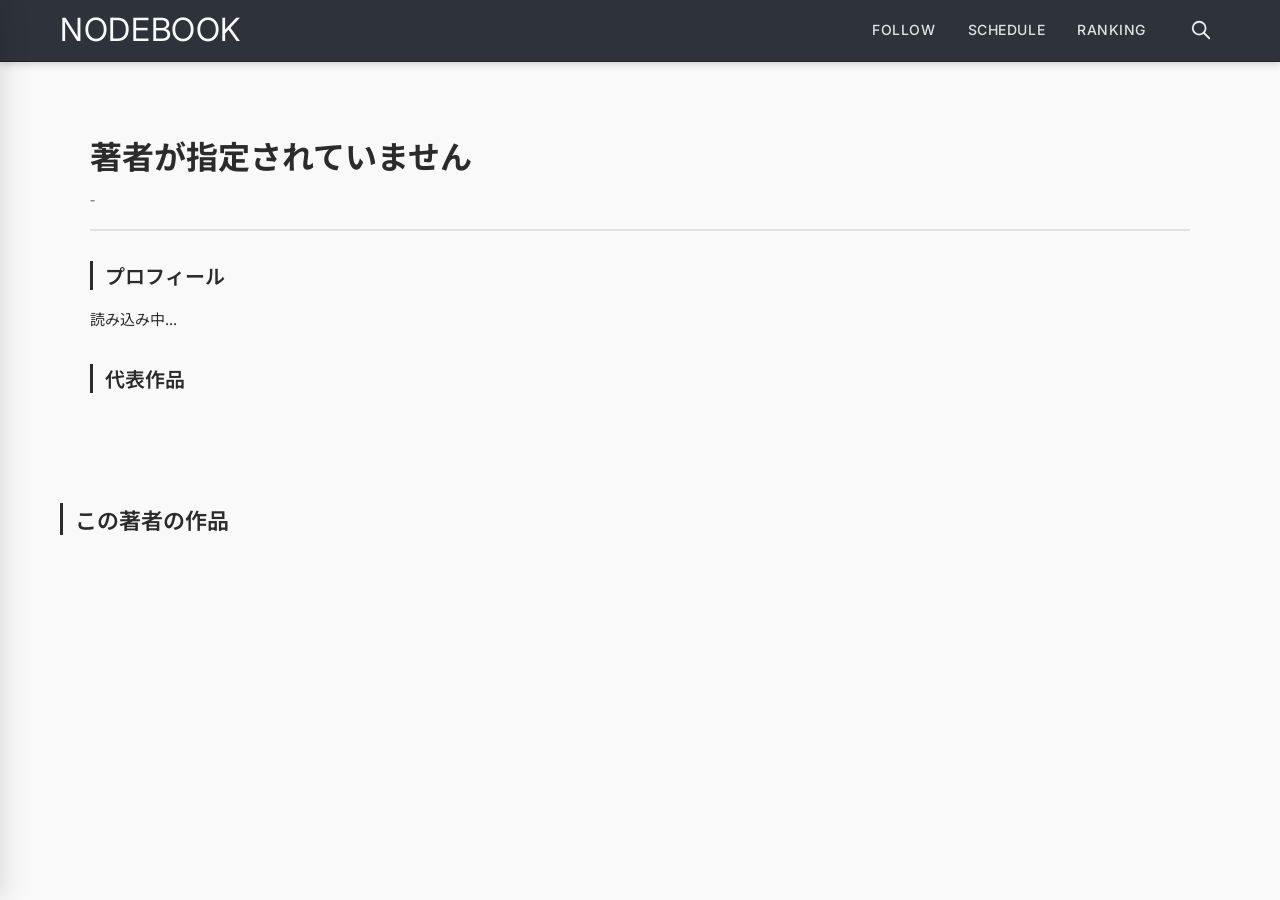
<file: author.html>
<!DOCTYPE html>
<html lang="ja">
<head>
    <meta charset="UTF-8">
    <meta name="viewport" content="width=device-width, initial-scale=1.0">
    <title>著者詳細 - NODEBOOK</title>
    <link rel="icon" type="image/png" href="favicon.png">
    <link rel="manifest" href="/manifest.json">
    <meta name="theme-color" content="#930000">
    <meta name="apple-mobile-web-app-capable" content="yes">
    <meta name="apple-mobile-web-app-status-bar-style" content="default">
    <link rel="apple-touch-icon" href="/apple-touch-icon.png">
    <link rel="preconnect" href="https://fonts.googleapis.com">
    <link rel="preconnect" href="https://fonts.gstatic.com" crossorigin>
    <link href="https://fonts.googleapis.com/css2?family=Poppins:wght@400;600;700&family=Archivo+Black&family=Inter:wght@400;500;600;700&family=Playfair+Display:wght@400;600;700&family=Crimson+Pro:wght@400;600;700&family=Noto+Sans+JP:wght@300;400;500;700&display=swap" rel="stylesheet">
    <link href="https://api.fontshare.com/v2/css?f[]=satoshi@400,500,700&f[]=general-sans@400,500,600,700&display=swap" rel="stylesheet">
    <link rel="stylesheet" href="style.css">
    <link rel="stylesheet" href="author.css">
    <script src="book-data.js"></script>
    <script src="rakuten-adapter.js"></script>
    <script src="author.js"></script>
</head>
<body>
    <div id="splash-screen"><img src="/icon-512.png" alt="NODEBOOK"></div>
    <script>(function(){var s=document.getElementById('splash-screen');var isStandalone=window.navigator.standalone||window.matchMedia('(display-mode: standalone)').matches;if(!isStandalone||sessionStorage.getItem('splashShown')){s.style.display='none';return;}sessionStorage.setItem('splashShown','1');setTimeout(function(){s.classList.add('hidden');setTimeout(function(){s.remove();},400);},1000);})();</script>
    <!-- ヘッダー -->
    <header>
        <div class="header-container">
            <a href="home.html" class="header-logo"><img src="logo.png" alt="Logo" class="header-logo-img"></a>
            <h1><a href="home.html">NODEBOOK</a></h1>
            <nav class="header-nav">
                <a href="follow.html" class="nav-link follow-link"><svg width="13" height="13" viewBox="0 0 24 24" fill="none" stroke="currentColor" stroke-width="2" stroke-linecap="round" stroke-linejoin="round"><path d="M19.5 12.572l-7.5 7.428l-7.5 -7.428a5 5 0 1 1 7.5 -6.566a5 5 0 1 1 7.5 6.572"/></svg>Follow</a>
                <a href="new-releases.html" class="nav-link"><svg width="13" height="13" viewBox="0 0 24 24" fill="none" stroke="currentColor" stroke-width="2" stroke-linecap="round" stroke-linejoin="round"><path d="M4 7a2 2 0 0 1 2 -2h12a2 2 0 0 1 2 2v12a2 2 0 0 1 -2 2h-12a2 2 0 0 1 -2 -2v-12z"/><path d="M16 3v4"/><path d="M8 3v4"/><path d="M4 11h16"/></svg>Schedule</a>
                <a href="ranking.html" class="nav-link"><svg width="13" height="13" viewBox="0 0 24 24" fill="none" stroke="currentColor" stroke-width="2" stroke-linecap="round" stroke-linejoin="round"><path d="M8 21l8 0"/><path d="M12 17l0 4"/><path d="M7 4l10 0"/><path d="M17 4v8a5 5 0 0 1 -10 0v-8"/><path d="M7 8h-3a1 1 0 0 0 -1 1v1a3 3 0 0 0 3 3h1"/><path d="M17 8h3a1 1 0 0 1 1 1v1a3 3 0 0 1 -3 3h-1"/></svg>Ranking</a>
                
            </nav>
            <div class="search-box">
                <input type="text" placeholder="Search novels...">
                <button class="search-icon" aria-label="検索">
                    <svg xmlns="http://www.w3.org/2000/svg" width="20" height="20" viewBox="0 0 24 24" fill="none" stroke="currentColor" stroke-width="2" stroke-linecap="round" stroke-linejoin="round">
                        <path d="M10 10m-7 0a7 7 0 1 0 14 0a7 7 0 1 0 -14 0"></path>
                        <path d="M21 21l-6 -6"></path>
                    </svg>
                </button>
            </div>
            <button class="mobile-menu-btn" id="mobile-menu-btn" aria-label="メニュー">
                <svg width="22" height="22" viewBox="0 0 24 24" fill="none" stroke="currentColor" stroke-width="2" stroke-linecap="round" stroke-linejoin="round"><line x1="3" y1="6" x2="21" y2="6"/><line x1="3" y1="12" x2="21" y2="12"/><line x1="3" y1="18" x2="21" y2="18"/></svg>
            </button>
        </div>
    </header>
    <script>
    (function() {
        function doHeaderSearch() {
            var inp = document.querySelector('.search-box input');
            if (!inp) return;
            var q = inp.value.trim();
            if (q) window.location.href = '/search.html?q=' + encodeURIComponent(q);
        }
        var btn = document.querySelector('.search-box button.search-icon');
        var inp = document.querySelector('.search-box input');
        if (btn) btn.addEventListener('click', doHeaderSearch);
        if (inp) inp.addEventListener('keydown', function(e) { if (e.key === 'Enter') doHeaderSearch(); });
    })();
    </script>
    <!-- モバイルメニュー -->
    <div class="mobile-menu-overlay" id="mobile-menu-overlay"></div>
    <div class="mobile-menu-drawer" id="mobile-menu-drawer">
        <div class="mobile-menu-header">
            <span class="mobile-menu-title">NODEBOOK</span>
            <button class="mobile-menu-close" id="mobile-menu-close">
                <svg width="20" height="20" viewBox="0 0 24 24" fill="none" stroke="currentColor" stroke-width="2" stroke-linecap="round" stroke-linejoin="round"><line x1="18" y1="6" x2="6" y2="18"/><line x1="6" y1="6" x2="18" y2="18"/></svg>
            </button>
        </div>
        <ul class="mobile-menu-list">
            <li><a href="/home.html"><svg width="20" height="20" viewBox="0 0 24 24" fill="none" stroke="currentColor" stroke-width="2" stroke-linecap="round" stroke-linejoin="round"><path d="M5 12l-2 0l9 -9l9 9l-2 0"/><path d="M5 12v7a2 2 0 0 0 2 2h10a2 2 0 0 0 2 -2v-7"/><path d="M9 21v-6a2 2 0 0 1 2 -2h2a2 2 0 0 1 2 2v6"/></svg>Home</a></li>
            <li><a href="/new-releases.html"><svg width="20" height="20" viewBox="0 0 24 24" fill="none" stroke="currentColor" stroke-width="2" stroke-linecap="round" stroke-linejoin="round"><path d="M4 7a2 2 0 0 1 2 -2h12a2 2 0 0 1 2 2v12a2 2 0 0 1 -2 2h-12a2 2 0 0 1 -2 -2v-12z"/><path d="M16 3v4"/><path d="M8 3v4"/><path d="M4 11h16"/></svg>Schedule</a></li>
            <li><a href="/ranking.html"><svg width="20" height="20" viewBox="0 0 24 24" fill="none" stroke="currentColor" stroke-width="2" stroke-linecap="round" stroke-linejoin="round"><path d="M8 21l8 0"/><path d="M12 17l0 4"/><path d="M7 4l10 0"/><path d="M17 4v8a5 5 0 0 1 -10 0v-8"/><path d="M7 8h-3a1 1 0 0 0 -1 1v1a3 3 0 0 0 3 3h1"/><path d="M17 8h3a1 1 0 0 1 1 1v1a3 3 0 0 1 -3 3h-1"/></svg>Ranking</a></li>
            <li><a href="/follow.html"><svg width="20" height="20" viewBox="0 0 24 24" fill="none" stroke="currentColor" stroke-width="2" stroke-linecap="round" stroke-linejoin="round"><path d="M19.5 12.572l-7.5 7.428l-7.5 -7.428a5 5 0 1 1 7.5 -6.566a5 5 0 1 1 7.5 6.572"/></svg>Follow</a></li>
            <li><a href="/scatter.html"><svg width="20" height="20" viewBox="0 0 24 24" fill="none" stroke="currentColor" stroke-width="2" stroke-linecap="round" stroke-linejoin="round"><circle cx="5" cy="5" r="1.5"/><circle cx="19" cy="7" r="1.5"/><circle cx="10" cy="15" r="1.5"/><circle cx="17" cy="17" r="1.5"/><circle cx="7" cy="12" r="1.5"/></svg>Random</a></li>
        </ul>
    </div>
    <script>
    (function() {
        var btn = document.getElementById('mobile-menu-btn');
        var overlay = document.getElementById('mobile-menu-overlay');
        var drawer = document.getElementById('mobile-menu-drawer');
        var close = document.getElementById('mobile-menu-close');
        if (!btn) return;
        function openMenu() { overlay.classList.add('open'); drawer.classList.add('open'); }
        function closeMenu() { overlay.classList.remove('open'); drawer.classList.remove('open'); }
        btn.addEventListener('click', openMenu);

        overlay.addEventListener('click', closeMenu);
        close.addEventListener('click', closeMenu);
        var path = location.pathname;
        drawer.querySelectorAll('a').forEach(function(a) {
            var href = a.getAttribute('href').replace('/', '');
            if (href && path.includes(href.replace('.html', ''))) {
                a.classList.add('active');
            }
        });
    })();
    </script>

    <!-- 著者詳細ページコンテンツ -->
    <main class="author-main">
        <!-- 著者情報セクション -->
        <div class="author-info-section">
            <div class="author-header">
                <h1 id="author-name" class="author-name">読み込み中...</h1>
                <p id="author-description" class="author-description"></p>
                <div class="author-meta">
                    <span id="author-works-count" class="works-count">-</span>
                </div>
            </div>

            <div class="author-profile">
                <h2>プロフィール</h2>
                <p id="author-bio">読み込み中...</p>
            </div>

            <div class="author-representative">
                <h2>代表作品</h2>
                <ul id="representative-works">
                    <!-- JavaScriptで動的に生成 -->
                </ul>
            </div>
        </div>

        <!-- この著者の作品一覧 -->
        <div class="author-works-section">
            <h2 class="section-title">この著者の作品</h2>
            <div id="author-works-grid" class="author-works-grid">
                <!-- JavaScriptで動的に生成 -->
            </div>
        </div>

    </main>
    <!-- ボトムナビ -->
    <nav class="bottom-nav">
        <a href="javascript:history.back()" class="bottom-nav-item" data-page="back">
            <svg width="22" height="22" viewBox="0 0 24 24" fill="none" stroke="currentColor" stroke-width="2" stroke-linecap="round" stroke-linejoin="round"><path d="M15 6l-6 6l6 6"/></svg>
            <span>Back</span>
        </a>
        <a href="/home.html" class="bottom-nav-item" data-page="home">
            <svg width="22" height="22" viewBox="0 0 24 24" fill="none" stroke="currentColor" stroke-width="2" stroke-linecap="round" stroke-linejoin="round"><path d="M5 12l-2 0l9 -9l9 9l-2 0"/><path d="M5 12v7a2 2 0 0 0 2 2h10a2 2 0 0 0 2 -2v-7"/><path d="M9 21v-6a2 2 0 0 1 2 -2h2a2 2 0 0 1 2 2v6"/></svg>
            <span>Home</span>
        </a>
        <a href="/new-releases.html" class="bottom-nav-item" data-page="new-releases">
            <svg width="22" height="22" viewBox="0 0 24 24" fill="none" stroke="currentColor" stroke-width="2" stroke-linecap="round" stroke-linejoin="round"><path d="M4 7a2 2 0 0 1 2 -2h12a2 2 0 0 1 2 2v12a2 2 0 0 1 -2 2h-12a2 2 0 0 1 -2 -2v-12z"/><path d="M16 3v4"/><path d="M8 3v4"/><path d="M4 11h16"/></svg>
            <span>New</span>
        </a>
        <a href="/follow.html" class="bottom-nav-item" data-page="follow">
            <svg width="22" height="22" viewBox="0 0 512 512" fill="currentColor" xmlns="http://www.w3.org/2000/svg"><path d="M222.97 43.094l-17.72 5.937c18.246 54.362 27.075 112.164 24.406 174.47l-.875 20.5 16.032-12.78c47.213-37.597 81.827-86.216 102.282-146.095l-17.688-6.063c-17.04 49.88-44.08 90.906-80.656 124.22.156-56.652-8.915-109.937-25.78-160.188zM53.812 51.22C51.09 160.79 110.03 244.245 208.75 273c2.573-110.1-55.144-193.608-154.938-221.78zm335.156 150.374c-58.436-.03-115.656 25.943-163.5 76.094 90.775 49.848 192.148 32.407 268.217-47.563-34.172-19.135-69.658-28.513-104.718-28.53zM136.936 277.03c-52.45.582-94.1 32.36-116.687 91.25 82.336 33.03 151.56 4.26 182.72-77.374-23.333-9.574-45.51-14.102-66.032-13.875zm81.97 19.47c-37.76 80.056-8.793 149.03 75.343 183.094 37.786-80.46 9.994-149.316-75.344-183.094z"/></svg>
            <span>Follow</span>
        </a>
        <button class="bottom-nav-item bottom-nav-search-btn" id="bottom-search-btn">
            <svg width="22" height="22" viewBox="0 0 24 24" fill="none" stroke="currentColor" stroke-width="2" stroke-linecap="round" stroke-linejoin="round"><circle cx="11" cy="11" r="7"/><path d="M21 21l-4.35-4.35"/></svg>
            <span>Search</span>
        </button>
    </nav>

    <script>
    (function() {
        var path = location.pathname;
        var items = document.querySelectorAll('.bottom-nav-item');
        items.forEach(function(item) {
            var page = item.dataset.page;
            if ((page === 'home' && (path === '/' || path.includes('home'))) ||
                (page === 'new-releases' && path.includes('new-releases')) ||
                (page === 'ranking' && path.includes('ranking')) ||
                (page === 'follow' && path.includes('follow'))) {
                item.classList.add('active');
            }
        });
    })();
    </script>

    <script>
    if ('serviceWorker' in navigator) {
        navigator.serviceWorker.register('/sw.js');
    }
    </script>

    <!-- 検索オーバーレイ -->
    <div class="search-overlay" id="search-overlay">
        <form class="search-overlay-inner" action="/search.html" method="get">
            <input type="search" name="q" class="search-overlay-input" id="search-overlay-input" autocomplete="off" enterkeyhint="search" placeholder="Search novels...">
            <button class="search-overlay-close" id="search-overlay-close" type="button">
                <svg width="20" height="20" viewBox="0 0 24 24" fill="none" stroke="currentColor" stroke-width="2" stroke-linecap="round" stroke-linejoin="round"><line x1="18" y1="6" x2="6" y2="18"/><line x1="6" y1="6" x2="18" y2="18"/></svg>
            </button>
        </form>
    </div>
    <script>
    (function() {
        var searchBtn = document.getElementById('bottom-search-btn');
        var overlay = document.getElementById('search-overlay');
        var input = document.getElementById('search-overlay-input');
        if (!searchBtn || !overlay) return;
        searchBtn.addEventListener('click', function(e) {
            e.stopPropagation();
            overlay.classList.add('open');
            setTimeout(function() { input.focus(); }, 100);
        });
        overlay.addEventListener('click', function(e) {
            e.stopPropagation();
        });
        document.addEventListener('click', function() {
            overlay.classList.remove('open');
        });
        input.addEventListener('keydown', function(e) {
            if (e.key === 'Escape') overlay.classList.remove('open');
        });
    })();
    </script>
    <script src="header-search.js"></script>
    <script>
    (function() {
        var header = document.querySelector("header");
        var lastY = 0;
        window.addEventListener("scroll", function() {
            var y = window.scrollY;
            if (y > lastY && y > 60) {
                header.classList.add("header-hidden");
            } else {
                header.classList.remove("header-hidden");
            }
            lastY = y;
        }, { passive: true });
    })();
    </script>
</body>
</html>
</file>
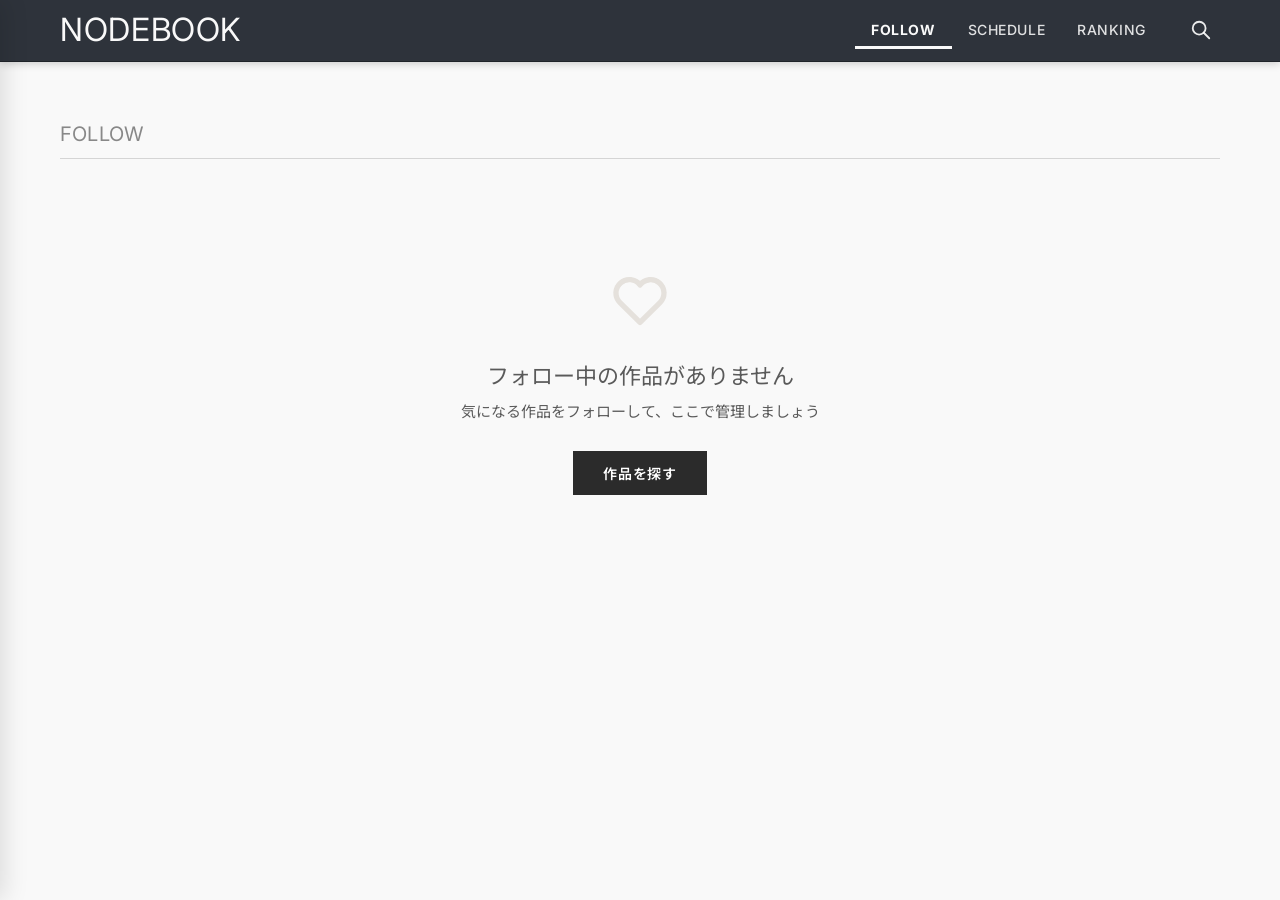
<file: follow.html>
<!DOCTYPE html>
<html lang="ja">
<head>
    <meta charset="UTF-8">
    <meta name="viewport" content="width=device-width, initial-scale=1.0">
    <title>フォロー中 - NODEBOOK</title>
    <link rel="icon" type="image/png" href="favicon.png">
    <link rel="manifest" href="/manifest.json">
    <meta name="theme-color" content="#930000">
    <meta name="apple-mobile-web-app-capable" content="yes">
    <meta name="apple-mobile-web-app-status-bar-style" content="default">
    <link rel="apple-touch-icon" href="/apple-touch-icon.png">
    <link rel="preconnect" href="https://fonts.googleapis.com">
    <link rel="preconnect" href="https://fonts.gstatic.com" crossorigin>
    <link href="https://fonts.googleapis.com/css2?family=Poppins:wght@400;600;700&family=Archivo+Black&family=Inter:wght@400;500;600;700&family=Playfair+Display:wght@400;600;700&family=Crimson+Pro:wght@400;600;700&family=Noto+Sans+JP:wght@300;400;500;700&display=swap" rel="stylesheet">
    <link href="https://api.fontshare.com/v2/css?f[]=satoshi@400,500,700&f[]=general-sans@400,500,600,700&display=swap" rel="stylesheet">
    <link rel="stylesheet" href="style.css">
    <link rel="stylesheet" href="follow.css">
    <script src="book-data.js"></script>
    <script src="rakuten-adapter.js"></script>
    <script src="follow.js"></script>
</head>
<body>
    <div id="splash-screen"><img src="/icon-512.png" alt="NODEBOOK"></div>
    <script>(function(){var s=document.getElementById('splash-screen');var isStandalone=window.navigator.standalone||window.matchMedia('(display-mode: standalone)').matches;if(!isStandalone||sessionStorage.getItem('splashShown')){s.style.display='none';return;}sessionStorage.setItem('splashShown','1');setTimeout(function(){s.classList.add('hidden');setTimeout(function(){s.remove();},400);},1000);})();</script>
    <!-- ヘッダー -->
    <header>
        <div class="header-container">
            <a href="home.html" class="header-logo"><img src="logo.png" alt="Logo" class="header-logo-img"></a>
            <h1><a href="home.html">NODEBOOK</a></h1>
            <nav class="header-nav">
                <a href="follow.html" class="nav-link follow-link"><svg width="13" height="13" viewBox="0 0 24 24" fill="none" stroke="currentColor" stroke-width="2" stroke-linecap="round" stroke-linejoin="round"><path d="M19.5 12.572l-7.5 7.428l-7.5 -7.428a5 5 0 1 1 7.5 -6.566a5 5 0 1 1 7.5 6.572"/></svg>Follow</a>
                <a href="new-releases.html" class="nav-link"><svg width="13" height="13" viewBox="0 0 24 24" fill="none" stroke="currentColor" stroke-width="2" stroke-linecap="round" stroke-linejoin="round"><path d="M4 7a2 2 0 0 1 2 -2h12a2 2 0 0 1 2 2v12a2 2 0 0 1 -2 2h-12a2 2 0 0 1 -2 -2v-12z"/><path d="M16 3v4"/><path d="M8 3v4"/><path d="M4 11h16"/></svg>Schedule</a>
                <a href="ranking.html" class="nav-link"><svg width="13" height="13" viewBox="0 0 24 24" fill="none" stroke="currentColor" stroke-width="2" stroke-linecap="round" stroke-linejoin="round"><path d="M8 21l8 0"/><path d="M12 17l0 4"/><path d="M7 4l10 0"/><path d="M17 4v8a5 5 0 0 1 -10 0v-8"/><path d="M7 8h-3a1 1 0 0 0 -1 1v1a3 3 0 0 0 3 3h1"/><path d="M17 8h3a1 1 0 0 1 1 1v1a3 3 0 0 1 -3 3h-1"/></svg>Ranking</a>
                
            </nav>
            <div class="search-box">
                <input type="text" placeholder="Search novels...">
                <button class="search-icon" aria-label="検索">
                    <svg xmlns="http://www.w3.org/2000/svg" width="20" height="20" viewBox="0 0 24 24" fill="none" stroke="currentColor" stroke-width="2" stroke-linecap="round" stroke-linejoin="round">
                        <path d="M10 10m-7 0a7 7 0 1 0 14 0a7 7 0 1 0 -14 0"></path>
                        <path d="M21 21l-6 -6"></path>
                    </svg>
                </button>
            </div>
            <button class="mobile-menu-btn" id="mobile-menu-btn" aria-label="メニュー">
                <svg width="22" height="22" viewBox="0 0 24 24" fill="none" stroke="currentColor" stroke-width="2" stroke-linecap="round" stroke-linejoin="round"><line x1="3" y1="6" x2="21" y2="6"/><line x1="3" y1="12" x2="21" y2="12"/><line x1="3" y1="18" x2="21" y2="18"/></svg>
            </button>
        </div>
    </header>
    <script>
    (function() {
        function doHeaderSearch() {
            var inp = document.querySelector('.search-box input');
            if (!inp) return;
            var q = inp.value.trim();
            if (q) window.location.href = '/search.html?q=' + encodeURIComponent(q);
        }
        var btn = document.querySelector('.search-box button.search-icon');
        var inp = document.querySelector('.search-box input');
        if (btn) btn.addEventListener('click', doHeaderSearch);
        if (inp) inp.addEventListener('keydown', function(e) { if (e.key === 'Enter') doHeaderSearch(); });
    })();
    </script>
    <!-- モバイルメニュー -->
    <div class="mobile-menu-overlay" id="mobile-menu-overlay"></div>
    <div class="mobile-menu-drawer" id="mobile-menu-drawer">
        <div class="mobile-menu-header">
            <span class="mobile-menu-title">NODEBOOK</span>
            <button class="mobile-menu-close" id="mobile-menu-close">
                <svg width="20" height="20" viewBox="0 0 24 24" fill="none" stroke="currentColor" stroke-width="2" stroke-linecap="round" stroke-linejoin="round"><line x1="18" y1="6" x2="6" y2="18"/><line x1="6" y1="6" x2="18" y2="18"/></svg>
            </button>
        </div>
        <ul class="mobile-menu-list">
            <li><a href="/home.html"><svg width="20" height="20" viewBox="0 0 24 24" fill="none" stroke="currentColor" stroke-width="2" stroke-linecap="round" stroke-linejoin="round"><path d="M5 12l-2 0l9 -9l9 9l-2 0"/><path d="M5 12v7a2 2 0 0 0 2 2h10a2 2 0 0 0 2 -2v-7"/><path d="M9 21v-6a2 2 0 0 1 2 -2h2a2 2 0 0 1 2 2v6"/></svg>Home</a></li>
            <li><a href="/new-releases.html"><svg width="20" height="20" viewBox="0 0 24 24" fill="none" stroke="currentColor" stroke-width="2" stroke-linecap="round" stroke-linejoin="round"><path d="M4 7a2 2 0 0 1 2 -2h12a2 2 0 0 1 2 2v12a2 2 0 0 1 -2 2h-12a2 2 0 0 1 -2 -2v-12z"/><path d="M16 3v4"/><path d="M8 3v4"/><path d="M4 11h16"/></svg>Schedule</a></li>
            <li><a href="/ranking.html"><svg width="20" height="20" viewBox="0 0 24 24" fill="none" stroke="currentColor" stroke-width="2" stroke-linecap="round" stroke-linejoin="round"><path d="M8 21l8 0"/><path d="M12 17l0 4"/><path d="M7 4l10 0"/><path d="M17 4v8a5 5 0 0 1 -10 0v-8"/><path d="M7 8h-3a1 1 0 0 0 -1 1v1a3 3 0 0 0 3 3h1"/><path d="M17 8h3a1 1 0 0 1 1 1v1a3 3 0 0 1 -3 3h-1"/></svg>Ranking</a></li>
            <li><a href="/follow.html"><svg width="20" height="20" viewBox="0 0 24 24" fill="none" stroke="currentColor" stroke-width="2" stroke-linecap="round" stroke-linejoin="round"><path d="M19.5 12.572l-7.5 7.428l-7.5 -7.428a5 5 0 1 1 7.5 -6.566a5 5 0 1 1 7.5 6.572"/></svg>Follow</a></li>
            <li><a href="/scatter.html"><svg width="20" height="20" viewBox="0 0 24 24" fill="none" stroke="currentColor" stroke-width="2" stroke-linecap="round" stroke-linejoin="round"><circle cx="5" cy="5" r="1.5"/><circle cx="19" cy="7" r="1.5"/><circle cx="10" cy="15" r="1.5"/><circle cx="17" cy="17" r="1.5"/><circle cx="7" cy="12" r="1.5"/></svg>Random</a></li>
        </ul>
    </div>
    <script>
    (function() {
        var btn = document.getElementById('mobile-menu-btn');
        var overlay = document.getElementById('mobile-menu-overlay');
        var drawer = document.getElementById('mobile-menu-drawer');
        var close = document.getElementById('mobile-menu-close');
        if (!btn) return;
        function openMenu() { overlay.classList.add('open'); drawer.classList.add('open'); }
        function closeMenu() { overlay.classList.remove('open'); drawer.classList.remove('open'); }
        btn.addEventListener('click', openMenu);

        overlay.addEventListener('click', closeMenu);
        close.addEventListener('click', closeMenu);
        var path = location.pathname;
        drawer.querySelectorAll('a').forEach(function(a) {
            var href = a.getAttribute('href').replace('/', '');
            if (href && path.includes(href.replace('.html', ''))) {
                a.classList.add('active');
            }
        });
    })();
    </script>

    <!-- フォローページコンテンツ -->
    <main class="follow-main">
        <div class="page-header">
            <h1>Follow</h1>
        </div>

        <div id="followed-book-grid" class="followed-book-grid book-grid">
            <!-- JavaScriptで動的に生成 -->
        </div>

        <div id="empty-message" class="empty-message" style="display: none;">
            <svg xmlns="http://www.w3.org/2000/svg" width="64" height="64" viewBox="0 0 24 24" fill="none" stroke="currentColor" stroke-width="2" stroke-linecap="round" stroke-linejoin="round">
                <path d="M19.5 12.572l-7.5 7.428l-7.5 -7.428a5 5 0 1 1 7.5 -6.566a5 5 0 1 1 7.5 6.572"></path>
            </svg>
            <h2>フォロー中の作品がありません</h2>
            <p>気になる作品をフォローして、ここで管理しましょう</p>
            <a href="home.html" class="browse-button">作品を探す</a>
        </div>

    </main>
    <!-- ボトムナビ -->
    <nav class="bottom-nav">
        <a href="javascript:history.back()" class="bottom-nav-item" data-page="back">
            <svg width="22" height="22" viewBox="0 0 24 24" fill="none" stroke="currentColor" stroke-width="2" stroke-linecap="round" stroke-linejoin="round"><path d="M15 6l-6 6l6 6"/></svg>
            <span>Back</span>
        </a>
        <a href="/home.html" class="bottom-nav-item" data-page="home">
            <svg width="22" height="22" viewBox="0 0 24 24" fill="none" stroke="currentColor" stroke-width="2" stroke-linecap="round" stroke-linejoin="round"><path d="M5 12l-2 0l9 -9l9 9l-2 0"/><path d="M5 12v7a2 2 0 0 0 2 2h10a2 2 0 0 0 2 -2v-7"/><path d="M9 21v-6a2 2 0 0 1 2 -2h2a2 2 0 0 1 2 2v6"/></svg>
            <span>Home</span>
        </a>
        <a href="/new-releases.html" class="bottom-nav-item" data-page="new-releases">
            <svg width="22" height="22" viewBox="0 0 24 24" fill="none" stroke="currentColor" stroke-width="2" stroke-linecap="round" stroke-linejoin="round"><path d="M4 7a2 2 0 0 1 2 -2h12a2 2 0 0 1 2 2v12a2 2 0 0 1 -2 2h-12a2 2 0 0 1 -2 -2v-12z"/><path d="M16 3v4"/><path d="M8 3v4"/><path d="M4 11h16"/></svg>
            <span>New</span>
        </a>
        <a href="/follow.html" class="bottom-nav-item" data-page="follow">
            <svg width="22" height="22" viewBox="0 0 512 512" fill="currentColor" xmlns="http://www.w3.org/2000/svg"><path d="M222.97 43.094l-17.72 5.937c18.246 54.362 27.075 112.164 24.406 174.47l-.875 20.5 16.032-12.78c47.213-37.597 81.827-86.216 102.282-146.095l-17.688-6.063c-17.04 49.88-44.08 90.906-80.656 124.22.156-56.652-8.915-109.937-25.78-160.188zM53.812 51.22C51.09 160.79 110.03 244.245 208.75 273c2.573-110.1-55.144-193.608-154.938-221.78zm335.156 150.374c-58.436-.03-115.656 25.943-163.5 76.094 90.775 49.848 192.148 32.407 268.217-47.563-34.172-19.135-69.658-28.513-104.718-28.53zM136.936 277.03c-52.45.582-94.1 32.36-116.687 91.25 82.336 33.03 151.56 4.26 182.72-77.374-23.333-9.574-45.51-14.102-66.032-13.875zm81.97 19.47c-37.76 80.056-8.793 149.03 75.343 183.094 37.786-80.46 9.994-149.316-75.344-183.094z"/></svg>
            <span>Follow</span>
        </a>
        <button class="bottom-nav-item bottom-nav-search-btn" id="bottom-search-btn">
            <svg width="22" height="22" viewBox="0 0 24 24" fill="none" stroke="currentColor" stroke-width="2" stroke-linecap="round" stroke-linejoin="round"><circle cx="11" cy="11" r="7"/><path d="M21 21l-4.35-4.35"/></svg>
            <span>Search</span>
        </button>
    </nav>

    <script>
    (function() {
        var path = location.pathname;
        var items = document.querySelectorAll('.bottom-nav-item');
        items.forEach(function(item) {
            var page = item.dataset.page;
            if ((page === 'home' && (path === '/' || path.includes('home'))) ||
                (page === 'new-releases' && path.includes('new-releases')) ||
                (page === 'ranking' && path.includes('ranking')) ||
                (page === 'follow' && path.includes('follow'))) {
                item.classList.add('active');
            }
        });
    })();
    </script>

    <script>
    if ('serviceWorker' in navigator) {
        navigator.serviceWorker.register('/sw.js');
    }
    </script>

    <!-- 検索オーバーレイ -->
    <div class="search-overlay" id="search-overlay">
        <form class="search-overlay-inner" action="/search.html" method="get">
            <input type="search" name="q" class="search-overlay-input" id="search-overlay-input" autocomplete="off" enterkeyhint="search" placeholder="Search novels...">
            <button class="search-overlay-close" id="search-overlay-close" type="button">
                <svg width="20" height="20" viewBox="0 0 24 24" fill="none" stroke="currentColor" stroke-width="2" stroke-linecap="round" stroke-linejoin="round"><line x1="18" y1="6" x2="6" y2="18"/><line x1="6" y1="6" x2="18" y2="18"/></svg>
            </button>
        </form>
    </div>
    <script>
    (function() {
        var searchBtn = document.getElementById('bottom-search-btn');
        var overlay = document.getElementById('search-overlay');
        var input = document.getElementById('search-overlay-input');
        if (!searchBtn || !overlay) return;
        searchBtn.addEventListener('click', function(e) {
            e.stopPropagation();
            overlay.classList.add('open');
            setTimeout(function() { input.focus(); }, 100);
        });
        overlay.addEventListener('click', function(e) {
            e.stopPropagation();
        });
        document.addEventListener('click', function() {
            overlay.classList.remove('open');
        });
        input.addEventListener('keydown', function(e) {
            if (e.key === 'Escape') overlay.classList.remove('open');
        });
    })();
    </script>
    <script src="header-search.js"></script>
    <script>
    (function() {
        var header = document.querySelector("header");
        var lastY = 0;
        window.addEventListener("scroll", function() {
            var y = window.scrollY;
            if (y > lastY && y > 60) {
                header.classList.add("header-hidden");
            } else {
                header.classList.remove("header-hidden");
            }
            lastY = y;
        }, { passive: true });
    })();
    </script>
</body>
</html>
</file>
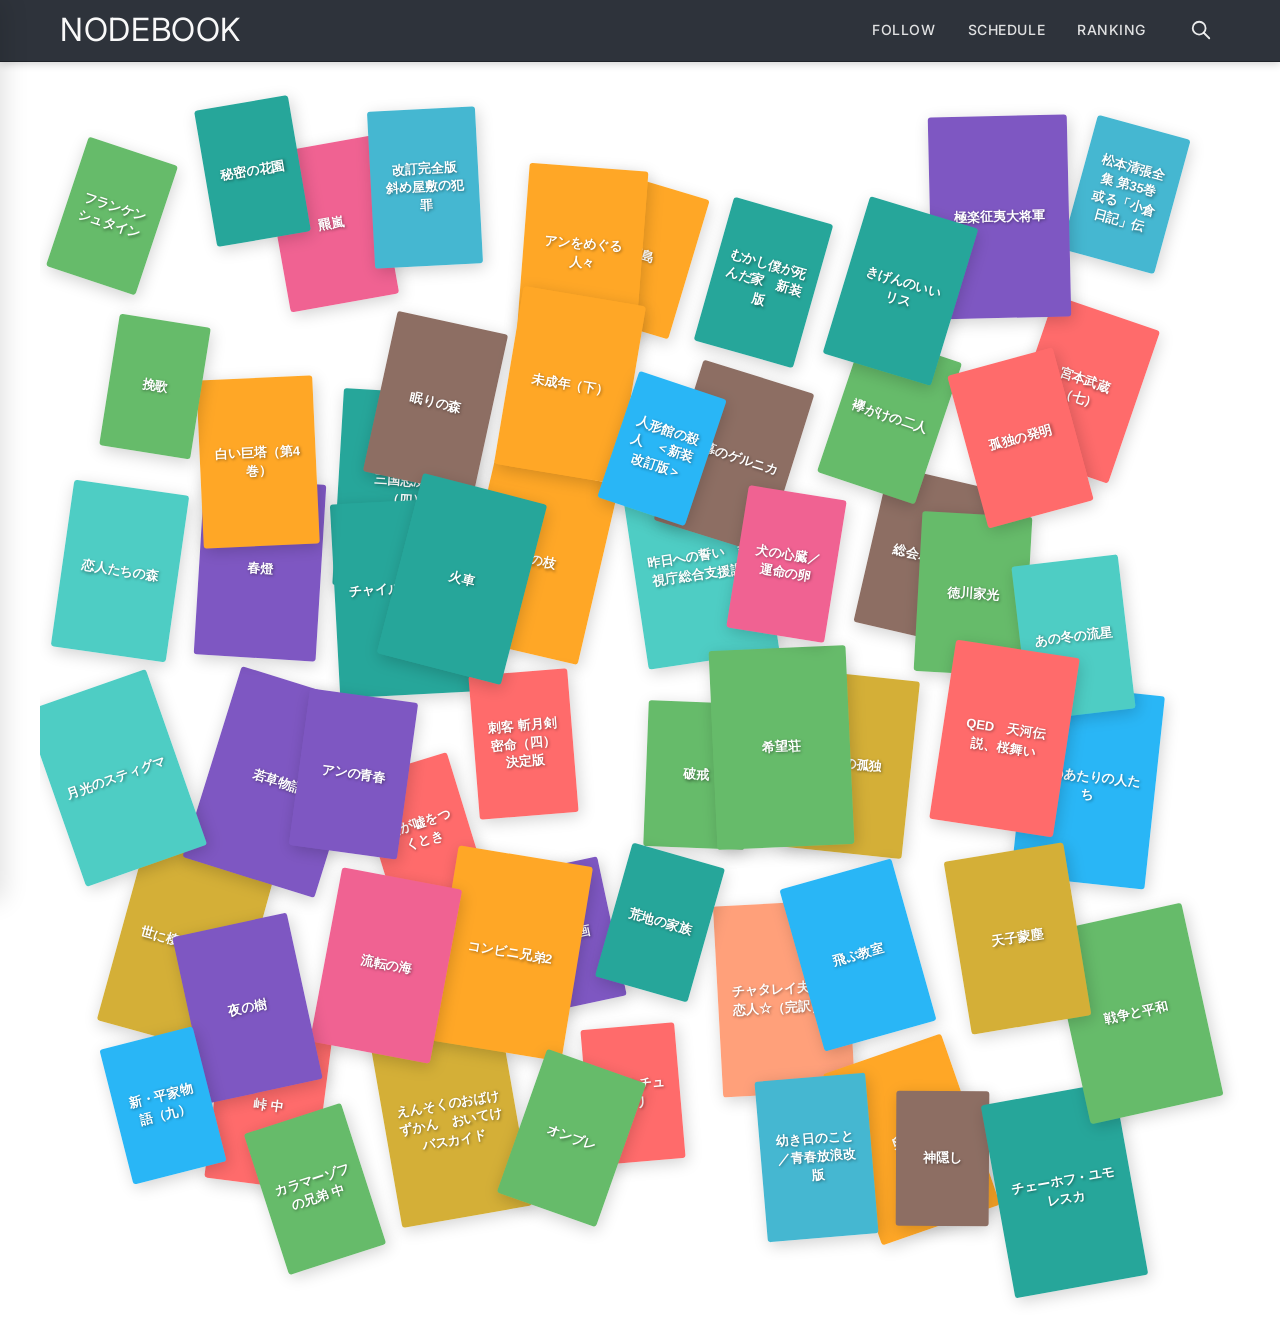
<file: scatter.html>
<!DOCTYPE html>
<html lang="ja">
<head>
    <meta charset="UTF-8">
    <meta name="viewport" content="width=device-width, initial-scale=1.0">
    <title>Book Scatter - NODEBOOK</title>
    <link rel="icon" type="image/png" href="favicon.png">
    <link rel="manifest" href="/manifest.json">
    <meta name="theme-color" content="#930000">
    <meta name="apple-mobile-web-app-capable" content="yes">
    <meta name="apple-mobile-web-app-status-bar-style" content="default">
    <link rel="apple-touch-icon" href="/apple-touch-icon.png">
    <link rel="preconnect" href="https://fonts.googleapis.com">
    <link rel="preconnect" href="https://fonts.gstatic.com" crossorigin>
    <link href="https://fonts.googleapis.com/css2?family=Poppins:wght@400;600;700&family=Archivo+Black&family=Inter:wght@400;500;600;700&family=Playfair+Display:wght@400;600;700&family=Crimson+Pro:wght@400;600;700&family=Noto+Sans+JP:wght@300;400;500;700&display=swap" rel="stylesheet">
    <link href="https://api.fontshare.com/v2/css?f[]=satoshi@400,500,700&f[]=general-sans@400,500,600,700&display=swap" rel="stylesheet">
    <link rel="stylesheet" href="style.css">
    <link rel="stylesheet" href="scatter.css">
    <script src="rakuten-adapter.js"></script>
</head>
<body>
    <div id="splash-screen"><img src="/icon-512.png" alt="NODEBOOK"></div>
    <script>(function(){var s=document.getElementById('splash-screen');var isStandalone=window.navigator.standalone||window.matchMedia('(display-mode: standalone)').matches;if(!isStandalone||sessionStorage.getItem('splashShown')){s.style.display='none';return;}sessionStorage.setItem('splashShown','1');setTimeout(function(){s.classList.add('hidden');setTimeout(function(){s.remove();},400);},1000);})();</script>
    <!-- ヘッダー -->
    <header>
        <div class="header-container">
            <a href="home.html" class="header-logo"><img src="logo.png" alt="Logo" class="header-logo-img"></a>
            <h1><a href="home.html">NODEBOOK</a></h1>
            <nav class="header-nav">
                <a href="follow.html" class="nav-link follow-link"><svg width="13" height="13" viewBox="0 0 24 24" fill="none" stroke="currentColor" stroke-width="2" stroke-linecap="round" stroke-linejoin="round"><path d="M19.5 12.572l-7.5 7.428l-7.5 -7.428a5 5 0 1 1 7.5 -6.566a5 5 0 1 1 7.5 6.572"/></svg>Follow</a>
                <a href="new-releases.html" class="nav-link"><svg width="13" height="13" viewBox="0 0 24 24" fill="none" stroke="currentColor" stroke-width="2" stroke-linecap="round" stroke-linejoin="round"><path d="M4 7a2 2 0 0 1 2 -2h12a2 2 0 0 1 2 2v12a2 2 0 0 1 -2 2h-12a2 2 0 0 1 -2 -2v-12z"/><path d="M16 3v4"/><path d="M8 3v4"/><path d="M4 11h16"/></svg>Schedule</a>
                <a href="ranking.html" class="nav-link"><svg width="13" height="13" viewBox="0 0 24 24" fill="none" stroke="currentColor" stroke-width="2" stroke-linecap="round" stroke-linejoin="round"><path d="M8 21l8 0"/><path d="M12 17l0 4"/><path d="M7 4l10 0"/><path d="M17 4v8a5 5 0 0 1 -10 0v-8"/><path d="M7 8h-3a1 1 0 0 0 -1 1v1a3 3 0 0 0 3 3h1"/><path d="M17 8h3a1 1 0 0 1 1 1v1a3 3 0 0 1 -3 3h-1"/></svg>Ranking</a>
                
            </nav>
            <div class="search-box">
                <input type="text" placeholder="Search novels...">
                <button class="search-icon" aria-label="検索">
                    <svg xmlns="http://www.w3.org/2000/svg" width="20" height="20" viewBox="0 0 24 24" fill="none" stroke="currentColor" stroke-width="2" stroke-linecap="round" stroke-linejoin="round">
                        <path d="M10 10m-7 0a7 7 0 1 0 14 0a7 7 0 1 0 -14 0"></path>
                        <path d="M21 21l-6 -6"></path>
                    </svg>
                </button>
            </div>
            <button class="mobile-menu-btn" id="mobile-menu-btn" aria-label="メニュー">
                <svg width="22" height="22" viewBox="0 0 24 24" fill="none" stroke="currentColor" stroke-width="2" stroke-linecap="round" stroke-linejoin="round"><line x1="3" y1="6" x2="21" y2="6"/><line x1="3" y1="12" x2="21" y2="12"/><line x1="3" y1="18" x2="21" y2="18"/></svg>
            </button>
        </div>
    </header>
    <script>
    (function() {
        function doHeaderSearch() {
            var inp = document.querySelector('.search-box input');
            if (!inp) return;
            var q = inp.value.trim();
            if (q) window.location.href = '/search.html?q=' + encodeURIComponent(q);
        }
        var btn = document.querySelector('.search-box button.search-icon');
        var inp = document.querySelector('.search-box input');
        if (btn) btn.addEventListener('click', doHeaderSearch);
        if (inp) inp.addEventListener('keydown', function(e) { if (e.key === 'Enter') doHeaderSearch(); });
    })();
    </script>
    <!-- モバイルメニュー -->
    <div class="mobile-menu-overlay" id="mobile-menu-overlay"></div>
    <div class="mobile-menu-drawer" id="mobile-menu-drawer">
        <div class="mobile-menu-header">
            <span class="mobile-menu-title">NODEBOOK</span>
            <button class="mobile-menu-close" id="mobile-menu-close">
                <svg width="20" height="20" viewBox="0 0 24 24" fill="none" stroke="currentColor" stroke-width="2" stroke-linecap="round" stroke-linejoin="round"><line x1="18" y1="6" x2="6" y2="18"/><line x1="6" y1="6" x2="18" y2="18"/></svg>
            </button>
        </div>
        <ul class="mobile-menu-list">
            <li><a href="/home.html"><svg width="20" height="20" viewBox="0 0 24 24" fill="none" stroke="currentColor" stroke-width="2" stroke-linecap="round" stroke-linejoin="round"><path d="M5 12l-2 0l9 -9l9 9l-2 0"/><path d="M5 12v7a2 2 0 0 0 2 2h10a2 2 0 0 0 2 -2v-7"/><path d="M9 21v-6a2 2 0 0 1 2 -2h2a2 2 0 0 1 2 2v6"/></svg>Home</a></li>
            <li><a href="/new-releases.html"><svg width="20" height="20" viewBox="0 0 24 24" fill="none" stroke="currentColor" stroke-width="2" stroke-linecap="round" stroke-linejoin="round"><path d="M4 7a2 2 0 0 1 2 -2h12a2 2 0 0 1 2 2v12a2 2 0 0 1 -2 2h-12a2 2 0 0 1 -2 -2v-12z"/><path d="M16 3v4"/><path d="M8 3v4"/><path d="M4 11h16"/></svg>Schedule</a></li>
            <li><a href="/ranking.html"><svg width="20" height="20" viewBox="0 0 24 24" fill="none" stroke="currentColor" stroke-width="2" stroke-linecap="round" stroke-linejoin="round"><path d="M8 21l8 0"/><path d="M12 17l0 4"/><path d="M7 4l10 0"/><path d="M17 4v8a5 5 0 0 1 -10 0v-8"/><path d="M7 8h-3a1 1 0 0 0 -1 1v1a3 3 0 0 0 3 3h1"/><path d="M17 8h3a1 1 0 0 1 1 1v1a3 3 0 0 1 -3 3h-1"/></svg>Ranking</a></li>
            <li><a href="/follow.html"><svg width="20" height="20" viewBox="0 0 24 24" fill="none" stroke="currentColor" stroke-width="2" stroke-linecap="round" stroke-linejoin="round"><path d="M19.5 12.572l-7.5 7.428l-7.5 -7.428a5 5 0 1 1 7.5 -6.566a5 5 0 1 1 7.5 6.572"/></svg>Follow</a></li>
            <li><a href="/scatter.html"><svg width="20" height="20" viewBox="0 0 24 24" fill="none" stroke="currentColor" stroke-width="2" stroke-linecap="round" stroke-linejoin="round"><circle cx="5" cy="5" r="1.5"/><circle cx="19" cy="7" r="1.5"/><circle cx="10" cy="15" r="1.5"/><circle cx="17" cy="17" r="1.5"/><circle cx="7" cy="12" r="1.5"/></svg>Random</a></li>
        </ul>
    </div>
    <script>
    (function() {
        var btn = document.getElementById('mobile-menu-btn');
        var overlay = document.getElementById('mobile-menu-overlay');
        var drawer = document.getElementById('mobile-menu-drawer');
        var close = document.getElementById('mobile-menu-close');
        if (!btn) return;
        function openMenu() { overlay.classList.add('open'); drawer.classList.add('open'); }
        function closeMenu() { overlay.classList.remove('open'); drawer.classList.remove('open'); }
        btn.addEventListener('click', openMenu);

        overlay.addEventListener('click', closeMenu);
        close.addEventListener('click', closeMenu);
        var path = location.pathname;
        drawer.querySelectorAll('a').forEach(function(a) {
            var href = a.getAttribute('href').replace('/', '');
            if (href && path.includes(href.replace('.html', ''))) {
                a.classList.add('active');
            }
        });
    })();
    </script>

    <div id="scatter-container"></div>

    <!-- ボトムナビ -->
    <nav class="bottom-nav">
        <a href="javascript:history.back()" class="bottom-nav-item" data-page="back">
            <svg width="22" height="22" viewBox="0 0 24 24" fill="none" stroke="currentColor" stroke-width="2" stroke-linecap="round" stroke-linejoin="round"><path d="M15 6l-6 6l6 6"/></svg>
            <span>Back</span>
        </a>
        <a href="/home.html" class="bottom-nav-item" data-page="home">
            <svg width="22" height="22" viewBox="0 0 24 24" fill="none" stroke="currentColor" stroke-width="2" stroke-linecap="round" stroke-linejoin="round"><path d="M5 12l-2 0l9 -9l9 9l-2 0"/><path d="M5 12v7a2 2 0 0 0 2 2h10a2 2 0 0 0 2 -2v-7"/><path d="M9 21v-6a2 2 0 0 1 2 -2h2a2 2 0 0 1 2 2v6"/></svg>
            <span>Home</span>
        </a>
        <a href="/new-releases.html" class="bottom-nav-item" data-page="new-releases">
            <svg width="22" height="22" viewBox="0 0 24 24" fill="none" stroke="currentColor" stroke-width="2" stroke-linecap="round" stroke-linejoin="round"><path d="M4 7a2 2 0 0 1 2 -2h12a2 2 0 0 1 2 2v12a2 2 0 0 1 -2 2h-12a2 2 0 0 1 -2 -2v-12z"/><path d="M16 3v4"/><path d="M8 3v4"/><path d="M4 11h16"/></svg>
            <span>New</span>
        </a>
        <a href="/follow.html" class="bottom-nav-item" data-page="follow">
            <svg width="22" height="22" viewBox="0 0 512 512" fill="currentColor" xmlns="http://www.w3.org/2000/svg"><path d="M222.97 43.094l-17.72 5.937c18.246 54.362 27.075 112.164 24.406 174.47l-.875 20.5 16.032-12.78c47.213-37.597 81.827-86.216 102.282-146.095l-17.688-6.063c-17.04 49.88-44.08 90.906-80.656 124.22.156-56.652-8.915-109.937-25.78-160.188zM53.812 51.22C51.09 160.79 110.03 244.245 208.75 273c2.573-110.1-55.144-193.608-154.938-221.78zm335.156 150.374c-58.436-.03-115.656 25.943-163.5 76.094 90.775 49.848 192.148 32.407 268.217-47.563-34.172-19.135-69.658-28.513-104.718-28.53zM136.936 277.03c-52.45.582-94.1 32.36-116.687 91.25 82.336 33.03 151.56 4.26 182.72-77.374-23.333-9.574-45.51-14.102-66.032-13.875zm81.97 19.47c-37.76 80.056-8.793 149.03 75.343 183.094 37.786-80.46 9.994-149.316-75.344-183.094z"/></svg>
            <span>Follow</span>
        </a>
        <button class="bottom-nav-item bottom-nav-search-btn" id="bottom-search-btn">
            <svg width="22" height="22" viewBox="0 0 24 24" fill="none" stroke="currentColor" stroke-width="2" stroke-linecap="round" stroke-linejoin="round"><circle cx="11" cy="11" r="7"/><path d="M21 21l-4.35-4.35"/></svg>
            <span>Search</span>
        </button>
    </nav>

    <script src="scatter.js"></script>

    <!-- 検索オーバーレイ -->
    <div class="search-overlay" id="search-overlay">
        <form class="search-overlay-inner" action="/search.html" method="get">
            <input type="search" name="q" class="search-overlay-input" id="search-overlay-input" autocomplete="off" enterkeyhint="search" placeholder="Search novels...">
            <button class="search-overlay-close" id="search-overlay-close" type="button">
                <svg width="20" height="20" viewBox="0 0 24 24" fill="none" stroke="currentColor" stroke-width="2" stroke-linecap="round" stroke-linejoin="round"><line x1="18" y1="6" x2="6" y2="18"/><line x1="6" y1="6" x2="18" y2="18"/></svg>
            </button>
        </form>
    </div>
    <script>
    (function() {
        var searchBtn = document.getElementById('bottom-search-btn');
        var overlay = document.getElementById('search-overlay');
        var input = document.getElementById('search-overlay-input');
        if (!searchBtn || !overlay) return;
        searchBtn.addEventListener('click', function(e) {
            e.stopPropagation();
            overlay.classList.add('open');
            setTimeout(function() { input.focus(); }, 100);
        });
        overlay.addEventListener('click', function(e) {
            e.stopPropagation();
        });
        document.addEventListener('click', function() {
            overlay.classList.remove('open');
        });
        input.addEventListener('keydown', function(e) {
            if (e.key === 'Escape') overlay.classList.remove('open');
        });
    })();
    </script>
    <script src="header-search.js"></script>
    <script>
    (function() {
        var header = document.querySelector("header");
        var lastY = 0;
        window.addEventListener("scroll", function() {
            var y = window.scrollY;
            if (y > lastY && y > 60) {
                header.classList.add("header-hidden");
            } else {
                header.classList.remove("header-hidden");
            }
            lastY = y;
        }, { passive: true });
    })();
    </script>
</body>
</html>
</file>
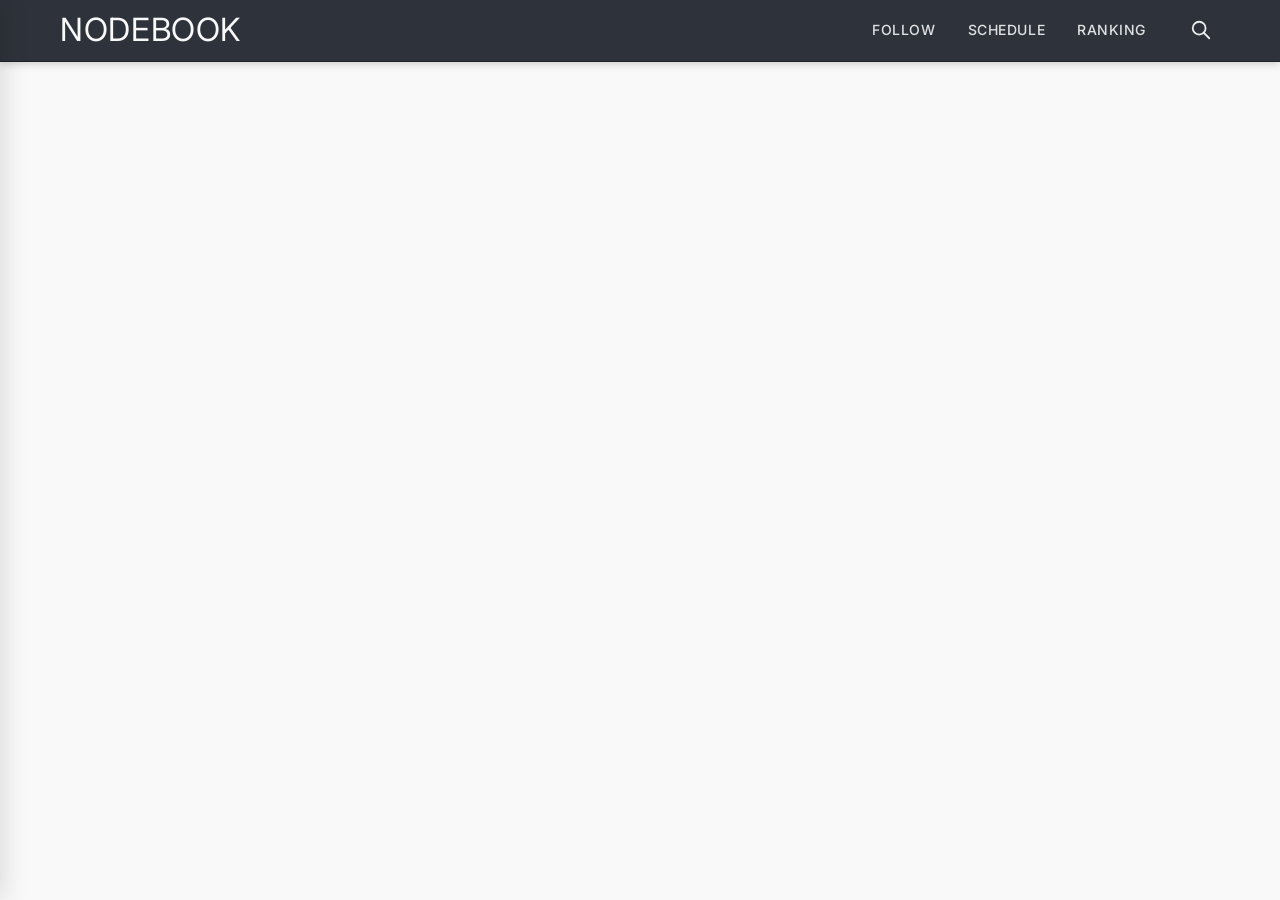
<file: search.html>
<!DOCTYPE html>
<html lang="ja">
<head>
    <meta charset="UTF-8">
    <meta name="viewport" content="width=device-width, initial-scale=1.0">
    <title>Search - NODEBOOK</title>
    <link rel="icon" type="image/png" href="favicon.png">
    <link rel="manifest" href="/manifest.json">
    <meta name="theme-color" content="#930000">
    <meta name="apple-mobile-web-app-capable" content="yes">
    <meta name="apple-mobile-web-app-status-bar-style" content="default">
    <link rel="apple-touch-icon" href="/apple-touch-icon.png">
    <link rel="preconnect" href="https://fonts.googleapis.com">
    <link rel="preconnect" href="https://fonts.gstatic.com" crossorigin>
    <link href="https://fonts.googleapis.com/css2?family=Poppins:wght@400;600;700&family=Archivo+Black&family=Inter:wght@400;500;600;700&family=Playfair+Display:wght@400;600;700&family=Crimson+Pro:wght@400;600;700&family=Noto+Sans+JP:wght@300;400;500;700&display=swap" rel="stylesheet">
    <link href="https://api.fontshare.com/v2/css?f[]=satoshi@400,500,700&f[]=general-sans@400,500,600,700&display=swap" rel="stylesheet">
    <link rel="stylesheet" href="style.css">
    <link rel="stylesheet" href="search.css">
    <script src="book-data.js"></script>
    <script src="rakuten-adapter.js"></script>
</head>
<body>
    <div id="splash-screen"><img src="/icon-512.png" alt="NODEBOOK"></div>
    <script>(function(){var s=document.getElementById('splash-screen');var isStandalone=window.navigator.standalone||window.matchMedia('(display-mode: standalone)').matches;if(!isStandalone||sessionStorage.getItem('splashShown')){s.style.display='none';return;}sessionStorage.setItem('splashShown','1');setTimeout(function(){s.classList.add('hidden');setTimeout(function(){s.remove();},400);},1000);})();</script>
    <!-- ヘッダー -->
    <header>
        <div class="header-container">
            <a href="home.html" class="header-logo"><img src="logo.png" alt="Logo" class="header-logo-img"></a>
            <h1><a href="home.html">NODEBOOK</a></h1>
            <nav class="header-nav">
                <a href="follow.html" class="nav-link follow-link"><svg width="13" height="13" viewBox="0 0 24 24" fill="none" stroke="currentColor" stroke-width="2" stroke-linecap="round" stroke-linejoin="round"><path d="M19.5 12.572l-7.5 7.428l-7.5 -7.428a5 5 0 1 1 7.5 -6.566a5 5 0 1 1 7.5 6.572"/></svg>Follow</a>
                <a href="new-releases.html" class="nav-link"><svg width="13" height="13" viewBox="0 0 24 24" fill="none" stroke="currentColor" stroke-width="2" stroke-linecap="round" stroke-linejoin="round"><path d="M4 7a2 2 0 0 1 2 -2h12a2 2 0 0 1 2 2v12a2 2 0 0 1 -2 2h-12a2 2 0 0 1 -2 -2v-12z"/><path d="M16 3v4"/><path d="M8 3v4"/><path d="M4 11h16"/></svg>Schedule</a>
                <a href="ranking.html" class="nav-link"><svg width="13" height="13" viewBox="0 0 24 24" fill="none" stroke="currentColor" stroke-width="2" stroke-linecap="round" stroke-linejoin="round"><path d="M8 21l8 0"/><path d="M12 17l0 4"/><path d="M7 4l10 0"/><path d="M17 4v8a5 5 0 0 1 -10 0v-8"/><path d="M7 8h-3a1 1 0 0 0 -1 1v1a3 3 0 0 0 3 3h1"/><path d="M17 8h3a1 1 0 0 1 1 1v1a3 3 0 0 1 -3 3h-1"/></svg>Ranking</a>
                
               
            </nav>
            <div class="search-box">
                <input type="text" placeholder="Search novels...">
                <button class="search-icon" aria-label="検索">
                    <svg xmlns="http://www.w3.org/2000/svg" width="20" height="20" viewBox="0 0 24 24" fill="none" stroke="currentColor" stroke-width="2" stroke-linecap="round" stroke-linejoin="round">
                        <path d="M10 10m-7 0a7 7 0 1 0 14 0a7 7 0 1 0 -14 0"></path>
                        <path d="M21 21l-6 -6"></path>
                    </svg>
                </button>
            </div>
            <button class="mobile-menu-btn" id="mobile-menu-btn" aria-label="メニュー">
                <svg width="22" height="22" viewBox="0 0 24 24" fill="none" stroke="currentColor" stroke-width="2" stroke-linecap="round" stroke-linejoin="round"><line x1="3" y1="6" x2="21" y2="6"/><line x1="3" y1="12" x2="21" y2="12"/><line x1="3" y1="18" x2="21" y2="18"/></svg>
            </button>
        </div>
    </header>
    <script>
    (function() {
        function doHeaderSearch() {
            var inp = document.querySelector('.search-box input');
            if (!inp) return;
            var q = inp.value.trim();
            if (q) window.location.href = '/search.html?q=' + encodeURIComponent(q);
        }
        var btn = document.querySelector('.search-box button.search-icon');
        var inp = document.querySelector('.search-box input');
        if (btn) btn.addEventListener('click', doHeaderSearch);
        if (inp) inp.addEventListener('keydown', function(e) { if (e.key === 'Enter') doHeaderSearch(); });
    })();
    </script>
    <!-- モバイルメニュー -->
    <div class="mobile-menu-overlay" id="mobile-menu-overlay"></div>
    <div class="mobile-menu-drawer" id="mobile-menu-drawer">
        <div class="mobile-menu-header">
            <span class="mobile-menu-title">NODEBOOK</span>
            <button class="mobile-menu-close" id="mobile-menu-close">
                <svg width="20" height="20" viewBox="0 0 24 24" fill="none" stroke="currentColor" stroke-width="2" stroke-linecap="round" stroke-linejoin="round"><line x1="18" y1="6" x2="6" y2="18"/><line x1="6" y1="6" x2="18" y2="18"/></svg>
            </button>
        </div>
        <ul class="mobile-menu-list">
            <li><a href="/home.html"><svg width="20" height="20" viewBox="0 0 24 24" fill="none" stroke="currentColor" stroke-width="2" stroke-linecap="round" stroke-linejoin="round"><path d="M5 12l-2 0l9 -9l9 9l-2 0"/><path d="M5 12v7a2 2 0 0 0 2 2h10a2 2 0 0 0 2 -2v-7"/><path d="M9 21v-6a2 2 0 0 1 2 -2h2a2 2 0 0 1 2 2v6"/></svg>Home</a></li>
            <li><a href="/new-releases.html"><svg width="20" height="20" viewBox="0 0 24 24" fill="none" stroke="currentColor" stroke-width="2" stroke-linecap="round" stroke-linejoin="round"><path d="M4 7a2 2 0 0 1 2 -2h12a2 2 0 0 1 2 2v12a2 2 0 0 1 -2 2h-12a2 2 0 0 1 -2 -2v-12z"/><path d="M16 3v4"/><path d="M8 3v4"/><path d="M4 11h16"/></svg>Schedule</a></li>
            <li><a href="/ranking.html"><svg width="20" height="20" viewBox="0 0 24 24" fill="none" stroke="currentColor" stroke-width="2" stroke-linecap="round" stroke-linejoin="round"><path d="M8 21l8 0"/><path d="M12 17l0 4"/><path d="M7 4l10 0"/><path d="M17 4v8a5 5 0 0 1 -10 0v-8"/><path d="M7 8h-3a1 1 0 0 0 -1 1v1a3 3 0 0 0 3 3h1"/><path d="M17 8h3a1 1 0 0 1 1 1v1a3 3 0 0 1 -3 3h-1"/></svg>Ranking</a></li>
            <li><a href="/follow.html"><svg width="20" height="20" viewBox="0 0 24 24" fill="none" stroke="currentColor" stroke-width="2" stroke-linecap="round" stroke-linejoin="round"><path d="M19.5 12.572l-7.5 7.428l-7.5 -7.428a5 5 0 1 1 7.5 -6.566a5 5 0 1 1 7.5 6.572"/></svg>Follow</a></li>
            <li><a href="/scatter.html"><svg width="20" height="20" viewBox="0 0 24 24" fill="none" stroke="currentColor" stroke-width="2" stroke-linecap="round" stroke-linejoin="round"><circle cx="5" cy="5" r="1.5"/><circle cx="19" cy="7" r="1.5"/><circle cx="10" cy="15" r="1.5"/><circle cx="17" cy="17" r="1.5"/><circle cx="7" cy="12" r="1.5"/></svg>Random</a></li>
        </ul>
    </div>
    <script>
    (function() {
        var btn = document.getElementById('mobile-menu-btn');
        var overlay = document.getElementById('mobile-menu-overlay');
        var drawer = document.getElementById('mobile-menu-drawer');
        var close = document.getElementById('mobile-menu-close');
        if (!btn) return;
        function openMenu() { overlay.classList.add('open'); drawer.classList.add('open'); }
        function closeMenu() { overlay.classList.remove('open'); drawer.classList.remove('open'); }
        btn.addEventListener('click', openMenu);
        overlay.addEventListener('click', closeMenu);
        close.addEventListener('click', closeMenu);
    })();
    </script>

    <!-- メインコンテンツ -->
    <main id="searchPage" class="search-page">
        <!-- 検索バー -->
        <div class="search-hero">
            <form class="search-form" id="searchForm">
                <div class="search-bar">
                    <svg class="search-bar-icon" width="18" height="18" viewBox="0 0 24 24" fill="none" stroke="currentColor" stroke-width="2" stroke-linecap="round" stroke-linejoin="round"><circle cx="11" cy="11" r="7"/><path d="M21 21l-4.35-4.35"/></svg>
                    <input type="search" id="searchInput" placeholder="タイトル・著者名で検索..." autocomplete="off" enterkeyhint="search">
                    <button type="button" id="searchClear" class="search-clear" hidden>&#215;</button>
                </div>
            </form>
        </div>

        <!-- 検索結果 -->
        <section id="searchResults" class="search-results" hidden>
            <p id="resultsInfo" class="results-info"></p>
            <div id="resultsGrid" class="book-grid"></div>
        </section>
    </main>

    <!-- ボトムナビ -->
    <nav class="bottom-nav">
        <a href="javascript:history.back()" class="bottom-nav-item" data-page="back">
            <svg width="22" height="22" viewBox="0 0 24 24" fill="none" stroke="currentColor" stroke-width="2" stroke-linecap="round" stroke-linejoin="round"><path d="M15 6l-6 6l6 6"/></svg>
            <span>Back</span>
        </a>
        <a href="/home.html" class="bottom-nav-item" data-page="home">
            <svg width="22" height="22" viewBox="0 0 24 24" fill="none" stroke="currentColor" stroke-width="2" stroke-linecap="round" stroke-linejoin="round"><path d="M5 12l-2 0l9 -9l9 9l-2 0"/><path d="M5 12v7a2 2 0 0 0 2 2h10a2 2 0 0 0 2 -2v-7"/><path d="M9 21v-6a2 2 0 0 1 2 -2h2a2 2 0 0 1 2 2v6"/></svg>
            <span>Home</span>
        </a>
        <a href="/new-releases.html" class="bottom-nav-item" data-page="new-releases">
            <svg width="22" height="22" viewBox="0 0 24 24" fill="none" stroke="currentColor" stroke-width="2" stroke-linecap="round" stroke-linejoin="round"><path d="M4 7a2 2 0 0 1 2 -2h12a2 2 0 0 1 2 2v12a2 2 0 0 1 -2 2h-12a2 2 0 0 1 -2 -2v-12z"/><path d="M16 3v4"/><path d="M8 3v4"/><path d="M4 11h16"/></svg>
            <span>New</span>
        </a>
        <a href="/follow.html" class="bottom-nav-item" data-page="follow">
            <svg width="22" height="22" viewBox="0 0 512 512" fill="currentColor" xmlns="http://www.w3.org/2000/svg"><path d="M222.97 43.094l-17.72 5.937c18.246 54.362 27.075 112.164 24.406 174.47l-.875 20.5 16.032-12.78c47.213-37.597 81.827-86.216 102.282-146.095l-17.688-6.063c-17.04 49.88-44.08 90.906-80.656 124.22.156-56.652-8.915-109.937-25.78-160.188zM53.812 51.22C51.09 160.79 110.03 244.245 208.75 273c2.573-110.1-55.144-193.608-154.938-221.78zm335.156 150.374c-58.436-.03-115.656 25.943-163.5 76.094 90.775 49.848 192.148 32.407 268.217-47.563-34.172-19.135-69.658-28.513-104.718-28.53zM136.936 277.03c-52.45.582-94.1 32.36-116.687 91.25 82.336 33.03 151.56 4.26 182.72-77.374-23.333-9.574-45.51-14.102-66.032-13.875zm81.97 19.47c-37.76 80.056-8.793 149.03 75.343 183.094 37.786-80.46 9.994-149.316-75.344-183.094z"/></svg>
            <span>Follow</span>
        </a>
        <button class="bottom-nav-item bottom-nav-search-btn" id="bottom-search-btn">
            <svg width="22" height="22" viewBox="0 0 24 24" fill="none" stroke="currentColor" stroke-width="2" stroke-linecap="round" stroke-linejoin="round"><circle cx="11" cy="11" r="7"/><path d="M21 21l-4.35-4.35"/></svg>
            <span>Search</span>
        </button>
    </nav>

    <script>
    if ('serviceWorker' in navigator) {
        navigator.serviceWorker.register('/sw.js');
    }
    </script>

    <!-- 検索オーバーレイ -->
    <div class="search-overlay" id="search-overlay">
        <form class="search-overlay-inner" action="/search.html" method="get">
            <input type="search" name="q" class="search-overlay-input" id="search-overlay-input" autocomplete="off" enterkeyhint="search" placeholder="Search novels...">
            <button class="search-overlay-close" id="search-overlay-close" type="button">
                <svg width="20" height="20" viewBox="0 0 24 24" fill="none" stroke="currentColor" stroke-width="2" stroke-linecap="round" stroke-linejoin="round"><line x1="18" y1="6" x2="6" y2="18"/><line x1="6" y1="6" x2="18" y2="18"/></svg>
            </button>
        </form>
    </div>
    <script>
    (function() {
        var searchBtn = document.getElementById('bottom-search-btn');
        var overlay = document.getElementById('search-overlay');
        var input = document.getElementById('search-overlay-input');
        if (!searchBtn || !overlay) return;
        searchBtn.addEventListener('click', function(e) {
            e.stopPropagation();
            overlay.classList.add('open');
            setTimeout(function() { input.focus(); }, 100);
        });
        overlay.addEventListener('click', function(e) { e.stopPropagation(); });
        document.addEventListener('click', function() { overlay.classList.remove('open'); });
        input.addEventListener('keydown', function(e) {
            if (e.key === 'Escape') overlay.classList.remove('open');
        });
    })();
    </script>

    <script src="search.js"></script>
    <script src="header-search.js"></script>
    <script>
    (function() {
        var header = document.querySelector("header");
        var lastY = 0;
        window.addEventListener("scroll", function() {
            var y = window.scrollY;
            if (y > lastY && y > 60) {
                header.classList.add("header-hidden");
            } else {
                header.classList.remove("header-hidden");
            }
            lastY = y;
        }, { passive: true });
    })();
    </script>
</body>
</html>
</file>
<file: style.css>
@font-face {
    font-family: 'Neuropolitical';
    src: url('neuropolitical.regular.otf') format('opentype');
    font-weight: normal;
    font-style: normal;
}

/* アルファベットのみInter/Crimson Pro、数字・日本語はNoto Sans JP */
@font-face {
    font-family: 'Inter-Alpha';
    src: local('Inter');
    unicode-range: U+0041-005A, U+0061-007A; /* A-Z, a-z */
}

@font-face {
    font-family: 'CrimsonPro-Alpha';
    src: local('Crimson Pro');
    unicode-range: U+0041-005A, U+0061-007A; /* A-Z, a-z */
}

/* === CSS Variables === */
:root {
    --color-header: #2E333B;
    --color-bg: #F9F9F9;
    --color-card: #FFFFFF;
    --color-text: #2B2B2B;
    --color-text-sub: #5A5A5A;
    --color-link: #366251;
    --color-border: #E5E1DC;
    --color-heart: #9B6B6B;
    --color-rakuten: #8B6B5C;
    --color-amazon: #A68A6F;
    --color-badge: #9B6B6B;
    --font-logo: 'Playfair Display', serif;
    --font-heading: 'CrimsonPro-Alpha', 'Noto Sans JP', serif;
    --font-body: 'Noto Sans JP', 'Hiragino Sans', 'Meiryo', sans-serif;
}

* {
    margin: 0;
    padding: 0;
    box-sizing: border-box;
}

html {
    background-color: var(--color-bg);
}

/* スプラッシュ画面 */
#splash-screen {
    position: fixed;
    inset: 0;
    background: var(--color-header);
    z-index: 99999;
    display: flex;
    align-items: center;
    justify-content: center;
    transition: opacity 0.4s ease;
}

#splash-screen.hidden {
    opacity: 0;
    pointer-events: none;
}

#splash-screen img {
    width: 140px;
    height: 140px;
    object-fit: contain;
    border-radius: 24px;
}

body {
    font-family: var(--font-body);
    background-color: var(--color-bg);
    color: var(--color-text);
    min-height: 100vh;
}

/* ヘッダー */
header {
    background-color: #2E333B;
    padding: 4px 0;
    box-shadow: 0 2px 8px rgba(0,0,0,0.18);
    border-bottom: 1px solid #1f2329;
    position: fixed;
    top: 0;
    left: 0;
    right: 0;
    width: 100%;
    z-index: 100;
    transition: transform 0.3s ease;
}

header.header-hidden {
    transform: translateY(-100%);
}

.header-container {
    max-width: 1200px;
    margin: 0 auto;
    padding: 0 20px;
    display: flex;
    align-items: center;
    gap: 20px;
}



.header-logo {
    display: none;
}

/* ヘッダーロゴ（位置調整は.header-container直後で定義） */

.header-logo-img {
    height: 34px;
    width: 34px;
    object-fit: contain;
    border-radius: 0;
}

@media (max-width: 768px) {
    .header-logo-img {
        border-radius: 6px;
    }

    header h1 {
        font-size: 22px;
    }
}

header h1 {
    color: #F9F9F9;
    font-size: 32px;
    font-weight: 400;
    margin-right: auto;
    font-family: 'Inter', 'Noto Sans JP', sans-serif;
    letter-spacing: 0.02em;
    text-transform: uppercase;
    position: static;
    line-height: 52.8px;
}

header h1 a {
    color: #F9F9F9;
    text-decoration: none;
}

/* ヘッダーナビゲーション */
.header-nav {
    display: flex;
    gap: 0;
}

.nav-link {
    display: inline-flex;
    align-items: center;
    color: rgba(249, 249, 249, 0.88);
    text-decoration: none;
    padding: 8px 16px;
    border: none;
    border-bottom: 3px solid transparent;
    transition: color 0.2s ease, border-color 0.2s ease;
    font-size: 14px;
    font-weight: 500;
    letter-spacing: 0.04em;
    text-transform: uppercase;
    font-family: 'Inter', 'Noto Sans JP', sans-serif;
    background: transparent;
    position: relative;
    margin-bottom: -1px;
}

.nav-link svg {
    display: none;
}

.nav-link:hover {
    color: #F9F9F9;
    background: transparent;
    border-bottom-color: #F9F9F9;
}

.nav-link.active {
    color: #F9F9F9;
    border-bottom-color: #F9F9F9;
    font-weight: 700;
}

/* 検索ボックス — デスクトップはアイコンのみ */
.search-box {
    display: flex;
    align-items: center;
}

.search-box input {
    display: none;
}

.search-box .search-icon {
    position: static;
    background: transparent;
    border: none;
    cursor: pointer;
    padding: 8px;
    display: flex;
    align-items: center;
    justify-content: center;
    color: rgba(255,255,255,0.9);
    border-radius: 50%;
    transition: background 0.2s, color 0.2s;
}

.search-box .search-icon svg {
    stroke: currentColor;
    width: 22px;
    height: 22px;
}

.search-box .search-icon:hover {
    background: rgba(255,255,255,0.18);
    color: #fff;
}

@media (max-width: 1024px) {
    .search-box {
        display: none;
    }
}

/* ヘッダー検索ポップアップ */
#header-search-popup {
    position: fixed;
    left: 50%;
    transform: translateX(-50%) translateY(-10px);
    width: 600px;
    max-width: calc(100vw - 40px);
    z-index: 600;
    opacity: 0;
    pointer-events: none;
    transition: opacity 0.2s ease, transform 0.24s cubic-bezier(0.22, 1, 0.36, 1);
}

#header-search-popup.open {
    opacity: 1;
    pointer-events: all;
    transform: translateX(-50%) translateY(0);
}

.hsp-bar {
    display: flex;
    align-items: center;
    background: var(--color-header);
    border-radius: 4px;
    padding: 5px;
    box-shadow: 0 6px 28px rgba(147, 0, 0, 0.4), 0 2px 10px rgba(0,0,0,0.15);
    gap: 0;
}

.hsp-input-wrap {
    flex: 1;
    background: #f5f5f5;
    border-radius: 2px;
    display: flex;
    align-items: center;
    padding: 0 22px;
}

.hsp-bar input {
    flex: 1;
    background: transparent;
    border: none;
    outline: none;
    font-size: 16px;
    color: #333;
    padding: 14px 0;
    font-family: var(--font-body);
    caret-color: var(--color-header);
}

.hsp-bar input::placeholder {
    color: #aaa;
}

.hsp-submit {
    width: 52px;
    height: 52px;
    background: transparent;
    border: none;
    border-radius: 50%;
    display: flex;
    align-items: center;
    justify-content: center;
    cursor: pointer;
    flex-shrink: 0;
    margin-left: 4px;
    transition: background 0.15s;
}

.hsp-submit:hover {
    background: rgba(255,255,255,0.18);
}

.hsp-submit svg {
    stroke: #fff;
}

/* メインレイアウト（サイドバー + コンテンツ） */
.main-layout {
    max-width: 1200px;
    margin: 0 auto;
    padding: 32px 20px;
    display: flex;
    gap: 36px;
}

/* サイドバートグルボタン */
.sidebar-toggle {
    position: fixed;
    top: 80px;
    left: max(20px, calc((100vw - 1200px) / 2 + 20px));
    z-index: 90;
    background: none;
    border: none;
    width: 24px;
    height: 24px;
    display: flex;
    align-items: center;
    justify-content: center;
    cursor: pointer;
    padding: 0;
}

.sidebar-toggle:hover {
    opacity: 0.5;
}

.sidebar-toggle svg {
    transition: transform 0.3s ease;
    stroke: #aaa;
}

.sidebar-toggle.collapsed svg {
    transform: rotate(180deg);
}

/* サイドバー */
.sidebar {
    width: 192px;
    flex-shrink: 0;
    padding: 8px 0;
    overflow: hidden;
    transition: width 0.3s ease, opacity 0.3s ease, padding 0.3s ease;
}

.sidebar.collapsed {
    width: 0;
    opacity: 0;
    padding: 0;
    pointer-events: none;
}

.sidebar-nav {
    display: flex;
    flex-direction: column;
    gap: 8px;
}

.sidebar-section {
    padding-bottom: 8px;
}

.sidebar-section + .sidebar-section {
    padding-top: 8px;
    border-top: 1px solid var(--color-border);
}

.sidebar-heading {
    display: flex;
    align-items: center;
    gap: 6px;
    font-size: 10px;
    font-weight: 600;
    color: #2B2B2B;
    text-transform: uppercase;
    letter-spacing: 0.12em;
    margin-bottom: 6px;
    padding: 0 10px;
    font-family: 'Archivo Black', 'Inter', 'Noto Sans JP', sans-serif;
}

.sidebar-heading svg {
    display: none;
}

.sidebar-list {
    list-style: none;
    display: flex;
    flex-direction: column;
    gap: 1px;
}

.sidebar-link {
    display: inline-flex;
    align-items: center;
    gap: 8px;
    padding: 6px 10px;
    color: #2B2B2B;
    text-decoration: none;
    font-size: 13px;
    font-weight: 400;
    transition: color 0.15s ease;
    position: relative;
    text-underline-offset: 4px;
    text-decoration-thickness: 1px;
}

.sidebar-link svg {
    display: none;
}

.sidebar-link:hover {
    color: var(--color-text);
    text-decoration: underline;
}

.sidebar-link.active {
    color: var(--color-text);
    font-weight: 500;
    text-decoration: underline;
}

/* 出版社カラードット */
.sidebar-dot {
    width: 8px;
    height: 8px;
    border-radius: 50%;
    background-color: var(--dot-color);
    flex-shrink: 0;
    transition: transform 0.15s ease;
}

.sidebar-link:hover .sidebar-dot {
    transform: scale(1.25);
}

/* メインコンテンツ */
main {
    flex: 1;
    min-width: 0;
}

/* 漫画グリッド */
.book-grid {
    display: grid;
    grid-template-columns: repeat(5, 1fr);
    gap: 72px 24px;
}

.book-item {
    cursor: pointer;
    background-color: transparent;
    border-radius: 0;
    box-shadow: none;
    display: flex;
    flex-direction: column;
    min-width: 0;
}

.book-item:hover {
    transform: none;
}

.book-item img {
    width: 88%;
    margin: 0 auto;
    aspect-ratio: 2 / 3;
    height: auto;
    object-fit: cover;
    object-position: center;
    display: block;
    flex-shrink: 0;
    border-radius: 2px;
    box-shadow:
        0 6px 16px rgba(0,0,0,0.10),
        0 2px 4px rgba(0,0,0,0.06);
    transition: transform 0.25s ease, box-shadow 0.25s ease;
}

.book-item:hover img {
    transform: scale(1.03);
    box-shadow:
        0 12px 28px rgba(0,0,0,0.14),
        0 4px 8px rgba(0,0,0,0.08);
}

.book-placeholder {
    width: 100%;
    height: 210px;
    display: flex;
    align-items: center;
    justify-content: center;
    position: relative;
    overflow: hidden;
}

.book-placeholder {
    background: linear-gradient(135deg, var(--bg-color) 0%, var(--bg-color) 100%);
}

.book-placeholder-text {
    color: white;
    font-size: 18px;
    font-weight: bold;
    text-align: center;
    padding: 20px;
    text-shadow: 2px 2px 4px rgba(0,0,0,0.5);
    word-wrap: break-word;
    max-width: 90%;
}

/* 表紙画像がない場合のデザインプレースホルダー */
.book-cover-placeholder {
    width: 100%;
    position: relative;
    display: flex;
    align-items: center;
    justify-content: center;
    overflow: hidden;
    border-bottom: 1px solid rgba(0,0,0,0.08);
}

.book-cover-placeholder .cover-spine {
    position: absolute;
    left: 0;
    top: 0;
    bottom: 0;
    width: 6px;
    background: rgba(0,0,0,0.2);
}

.book-cover-placeholder .cover-content {
    padding: 24px 16px;
    text-align: center;
    z-index: 1;
}

.book-cover-placeholder .cover-title {
    color: white;
    font-size: 16px;
    font-weight: 700;
    line-height: 1.5;
    text-shadow: 1px 1px 3px rgba(0,0,0,0.4);
    word-break: break-word;
    font-family: var(--font-heading);
}

.book-cover-placeholder .cover-author {
    color: rgba(255,255,255,0.85);
    font-size: 12px;
    margin-top: 10px;
    text-shadow: 1px 1px 2px rgba(0,0,0,0.3);
}

.book-item h3 {
    padding: 6px 6px 1px 6px;
    font-size: 13px;
    font-weight: 400;
    text-align: center;
    color: var(--color-text);
    margin-bottom: 0;
    font-family: var(--font-heading);
    white-space: nowrap;
    overflow: hidden;
    text-overflow: ellipsis;
    max-width: 100%;
    border-top: 1px solid var(--color-border);
    margin-top: 8px;
}

.book-item .author {
    padding: 0 6px 4px 6px;
    font-size: 11px;
    text-align: center;
    color: var(--color-text-sub);
    margin: 0;
}

/* レスポンシブデザイン */
@media (max-width: 1200px) {
    .book-grid {
        grid-template-columns: repeat(4, 1fr);
    }
}

@media (max-width: 900px) {
    .book-grid {
        grid-template-columns: repeat(3, 1fr);
    }

    .sidebar {
        width: 160px;
    }
}

@media (max-width: 768px) {
    .book-grid {
        grid-template-columns: repeat(3, 1fr);
        gap: 14px 12px;
        padding: 0 4px;
    }

    .book-item img {
        width: 78%;
        margin: 0 auto;
        height: auto;
        object-fit: cover;
        object-position: center;
        border-radius: 2px;
        box-shadow:
            0 4px 10px rgba(0,0,0,0.10),
            0 1px 3px rgba(0,0,0,0.06);
    }

    .book-item:hover img {
        transform: scale(1.03);
    }

    .book-item h3 {
        padding: 2px 4px 1px 4px;
        font-size: 10px;
    }

    .book-item .author {
        padding: 0 4px 3px 4px;
        font-size: 9px;
    }

    .book-placeholder,
    .book-cover-placeholder {
        height: auto;
        aspect-ratio: 2 / 3;
    }

    .skeleton-image {
        height: auto;
        aspect-ratio: 2 / 3;
    }

    .search-box input {
        width: 250px;
    }

    .sidebar {
        display: none;
    }

    .sidebar-toggle {
        display: none;
    }

    .main-layout {
        padding: 24px 16px;
    }
}

@media (max-width: 480px) {
    .header-container {
        flex-wrap: wrap;
        gap: 8px;
        padding: 0 12px;
    }

    header h1 {
        font-size: 18px;
    }

    .header-logo {
        display: none;
    }

    .header-nav {
        margin-left: auto;
    }

    .nav-link {
        font-size: 11px;
        padding: 4px 8px;
    }

    .search-box {
        width: 100%;
        order: 10;
    }

    .search-box input {
        width: 100%;
    }
}

/* スケルトンUI */
.book-item.skeleton {
    pointer-events: none;
}

.skeleton-image {
    width: 100%;
    height: 210px;
    background: linear-gradient(90deg, #eee 25%, #e0e0e0 50%, #eee 75%);
    background-size: 200% 100%;
    animation: skeleton-loading 1.5s infinite;
}

.skeleton-title {
    height: 16px;
    margin: 12px 12px 8px 12px;
    background: linear-gradient(90deg, #eee 25%, #e0e0e0 50%, #eee 75%);
    background-size: 200% 100%;
    animation: skeleton-loading 1.5s infinite;
    border-radius: 3px;
}

.skeleton-author {
    height: 12px;
    margin: 0 24px 12px 24px;
    background: linear-gradient(90deg, #eee 25%, #e0e0e0 50%, #eee 75%);
    background-size: 200% 100%;
    animation: skeleton-loading 1.5s infinite;
    border-radius: 3px;
}

@keyframes skeleton-loading {
    0% { background-position: 200% 0; }
    100% { background-position: -200% 0; }
}

/* 売れ筋ランキングセクション */
.ranking-section {
    padding: 32px 24px;
    margin: 16px -24px;
    background: transparent;
    border-top: 1px solid var(--color-border);
    border-bottom: 1px solid var(--color-border);
}

.ranking-header {
    margin-bottom: 20px;
}

.ranking-title {
    font-size: 18px;
    font-weight: 700;
    color: var(--color-text);
    font-family: var(--font-heading);
    letter-spacing: 0.02em;
}

.ranking-grid {
    display: grid;
    grid-template-columns: repeat(5, 1fr);
    gap: 24px;
}

.ranking-item {
    cursor: pointer;
    display: flex;
    flex-direction: column;
    position: relative;
}

.ranking-item:hover .ranking-card {
    transform: translateY(-3px);
}

.ranking-card {
    background: transparent;
    display: flex;
    flex-direction: column;
    perspective: 1600px;
    transition: transform 0.2s ease;
}

.ranking-number {
    position: absolute;
    left: 0;
    top: 0;
    font-size: 32px;
    font-weight: 400;
    color: #fff;
    line-height: 1;
    font-family: 'Bebas Neue', sans-serif;
    user-select: none;
    background: var(--color-header);
    padding: 4px 8px;
    border-radius: 4px 0 6px 0;
    z-index: 1;
}

.ranking-card img {
    width: 88%;
    margin: 0 auto;
    height: 240px;
    object-fit: contain;
    object-position: bottom;
    display: block;
    flex-shrink: 0;
    border-radius: 1px 3px 3px 1px;
    transform: rotateY(-5deg);
    transform-origin: left center;
    box-shadow:
        1px 0 0 rgba(0,0,0,0.05),
        2px 0 0 rgba(255,255,255,0.85),
        3px 0 0 rgba(0,0,0,0.05),
        4px 0 0 rgba(255,255,255,0.65),
        5px 0 0 rgba(0,0,0,0.06),
        inset 5px 0 8px -5px rgba(0,0,0,0.45),
        inset 1px 0 0 rgba(255,255,255,0.08),
        3px 6px 12px rgba(0,0,0,0.18),
        8px 14px 24px rgba(0,0,0,0.12),
        14px 24px 40px rgba(0,0,0,0.08);
    transition: transform 0.4s cubic-bezier(0.2, 0.6, 0.3, 1),
                box-shadow 0.4s cubic-bezier(0.2, 0.6, 0.3, 1);
}

.ranking-item:hover .ranking-card img {
    transform: rotateY(-2deg) translateY(-2px);
}

.ranking-card .book-cover-placeholder {
    height: 240px;
    border-radius: 1px 3px 3px 1px;
}

.ranking-card h3 {
    padding: 8px 4px 2px 4px;
    font-size: 13px;
    font-weight: 400;
    text-align: center;
    color: var(--color-text);
    font-family: var(--font-body);
    line-height: 1.4;
}

.ranking-card .author {
    padding: 0 8px 6px 8px;
    font-size: 12px;
    text-align: center;
    color: var(--color-text-sub);
    margin: 0;
}

@media (max-width: 900px) {
    .ranking-grid {
        grid-template-columns: repeat(3, 1fr);
    }

    /* 4位・5位を非表示 */
    .ranking-item:nth-child(n+4) {
        display: none;
    }
}

@media (max-width: 480px) {
    .ranking-grid {
        grid-template-columns: repeat(3, 1fr);
        gap: 12px;
    }

    .ranking-card img {
        height: auto;
        aspect-ratio: 2 / 3;
        object-fit: cover;
        object-position: center;
    }

    .ranking-card .book-cover-placeholder {
        height: auto;
        aspect-ratio: 2 / 3;
    }

    .ranking-number {
        font-size: 26px;
    }
}

/* ページネーション */
.pagination {
    display: flex;
    justify-content: center;
    align-items: center;
    gap: 32px;
    margin-top: 60px;
    padding: 32px 0 48px;
    border-top: 1px solid var(--color-border);
}

.page-btn {
    background: none;
    border: none;
    cursor: pointer;
    font-size: 11px;
    font-family: 'Poppins', 'Inter', sans-serif;
    font-weight: 600;
    letter-spacing: 0.12em;
    text-transform: uppercase;
    color: var(--color-text-sub);
    padding: 0;
    display: flex;
    align-items: center;
    gap: 8px;
    transition: color 0.2s;
}

.page-btn:hover:not(:disabled) {
    color: var(--color-text);
}

.page-btn:disabled {
    opacity: 0.25;
    cursor: not-allowed;
}

.page-info {
    font-size: 12px;
    font-family: 'Poppins', 'Inter', sans-serif;
    font-weight: 400;
    letter-spacing: 0.08em;
    color: var(--color-text-sub);
}

/* ページヘッダー（共通） */
.page-header {
    padding: 20px 0 0;
    margin-bottom: 30px;
}

.page-header h1 {
    font-size: 20px;
    color: #888;
    margin-bottom: 12px;
    padding-bottom: 12px;
    border-bottom: 1px solid #d5d5d5;
    font-family: 'Inter', 'Noto Sans JP', sans-serif;
    font-weight: 400;
    text-transform: uppercase;
    letter-spacing: 0.01em;
}

/* ボトムナビゲーション（アプリ用） */
.bottom-nav {
    display: none;
}

@media (max-width: 1024px) {
    .bottom-nav {
        display: flex;
        position: fixed;
        bottom: 20px;
        left: 24px;
        right: 24px;
        background: #fff;
        border-radius: 28px;
        box-shadow: 0 4px 24px rgba(0,0,0,0.13), 0 1px 6px rgba(0,0,0,0.07);
        z-index: 200;
        padding: 10px 8px;
        justify-content: space-around;
        align-items: center;
    }

    .bottom-nav-item {
        display: flex;
        flex-direction: column;
        align-items: center;
        gap: 5px;
        text-decoration: none;
        color: rgba(0,0,0,0.35);
        font-size: 0;
        font-family: var(--font-body);
        padding: 6px 16px;
        border-radius: 0;
        border: none;
        outline: none;
        background: none;
        cursor: pointer;
        position: relative;
        transition: color 0.2s;
        -webkit-tap-highlight-color: transparent;
        -webkit-appearance: none;
        appearance: none;
    }

    .bottom-nav-item svg {
        transition: stroke 0.2s, opacity 0.2s;
        opacity: 0.45;
    }

    .bottom-nav-item.active {
        color: #111;
    }

    .bottom-nav-item.active svg {
        opacity: 1;
        stroke: #111;
    }

    .bottom-nav-item.active::after {
        content: '';
        position: absolute;
        bottom: 0;
        left: 50%;
        transform: translateX(-50%);
        width: 22px;
        height: 3px;
        background: #111;
        border-radius: 2px;
    }

    /* ボトムナビ分の余白 */
    body {
        padding-bottom: 90px;
    }

    /* ヘッダーのナビリンクを非表示（ボトムナビに移動） */
    .header-nav {
        display: none;
    }
}

/* モバイルメニュー */
.mobile-menu-btn {
    display: none;
    background: none;
    border: none;
    cursor: pointer;
    padding: 6px;
    color: #fff;
    margin-left: auto;
}

.mobile-menu-overlay {
    display: none;
    position: fixed;
    inset: 0;
    background: rgba(0,0,0,0.4);
    z-index: 300;
}

.mobile-menu-overlay.open {
    display: block;
}

.mobile-menu-drawer {
    position: fixed;
    top: 0;
    left: 0;
    bottom: 0;
    width: 280px;
    background: #fff;
    z-index: 301;
    transform: translateX(-100%);
    transition: transform 0.3s cubic-bezier(0.25, 0.46, 0.45, 0.94);
    overflow-y: auto;
    box-shadow: 4px 0 24px rgba(0,0,0,0.12);
}

.mobile-menu-drawer.open {
    transform: translateX(0);
}

.mobile-menu-header {
    padding: 20px 20px 16px;
    border-bottom: 1px solid #e8e8e8;
    display: flex;
    align-items: center;
    justify-content: space-between;
}

.mobile-menu-title {
    font-size: 18px;
    font-weight: 700;
    color: #3450A2;
    font-family: 'Noto Sans JP', sans-serif;
}

.mobile-menu-close {
    background: none;
    border: none;
    cursor: pointer;
    color: #888;
    padding: 4px;
}

.mobile-menu-list {
    list-style: none;
    padding: 8px 0;
}

.mobile-menu-list li a {
    display: flex;
    align-items: center;
    gap: 14px;
    padding: 14px 20px;
    text-decoration: none;
    color: #444;
    font-size: 15px;
    font-weight: 500;
    font-family: 'Noto Sans JP', sans-serif;
    transition: background 0.15s;
    border-radius: 0;
}

.mobile-menu-list li a:hover,
.mobile-menu-list li a.active {
    background: #f5f7ff;
    color: #3450A2;
}

.mobile-menu-list li a svg {
    opacity: 0.6;
    flex-shrink: 0;
}

.mobile-menu-list li a.active svg {
    opacity: 1;
}

@media (max-width: 1024px) {
    .mobile-menu-btn {
        display: flex;
        align-items: center;
        justify-content: center;
    }
}

.bottom-nav-search-btn {
    background: none;
    border: none;
    outline: none;
    cursor: pointer;
    color: var(--color-text-sub);
    font-size: 0;
    font-family: var(--font-body);
    display: flex;
    flex-direction: column;
    align-items: center;
    gap: 2px;
    padding: 4px 12px;
    -webkit-tap-highlight-color: transparent;
    appearance: none;
    -webkit-appearance: none;
}

.bottom-nav-search-btn svg {
    opacity: 0.5;
}

/* 検索ポップアップ */
.search-overlay {
    position: fixed;
    bottom: 76px;
    left: 12px; right: 12px;
    z-index: 400;
    background: #fff;
    border-radius: 16px;
    box-shadow: 0 8px 32px rgba(0,0,0,0.18), 0 2px 8px rgba(0,0,0,0.08);
    transform: translateY(20px);
    opacity: 0;
    transition: transform 0.25s cubic-bezier(0.25, 0.46, 0.45, 0.94), opacity 0.25s ease;
    pointer-events: none;
}

.search-overlay.open {
    transform: translateY(0);
    opacity: 1;
    pointer-events: auto;
}

.search-overlay-inner {
    display: flex;
    align-items: center;
    padding: 10px 12px;
    gap: 8px;
}

.search-overlay-input {
    flex: 1;
    border: none;
    border-radius: 24px;
    padding: 10px 18px;
    font-size: 16px;
    outline: none;
    font-family: 'Noto Sans JP', sans-serif;
    background: transparent;
}

.search-overlay-close {
    display: none;
}

@media (max-width: 1024px) {
    .search-box {
        display: none;
    }
}
</file>
<file: author.css>
/* 著者ページ専用のスタイル */

.author-main {
    max-width: 1200px;
    margin: 40px auto;
    padding: 0 20px;
}

/* 著者情報セクション */
.author-info-section {
    padding: 30px;
    margin-bottom: 40px;
}

.author-header {
    border-bottom: 2px solid var(--color-border);
    padding-bottom: 20px;
    margin-bottom: 30px;
}

.author-name {
    font-size: 32px;
    color: var(--color-text);
    margin-bottom: 10px;
    font-family: var(--font-heading);
    font-weight: 700;
}

.author-meta {
    display: flex;
    gap: 20px;
    margin-top: 10px;
}

.works-count {
    font-size: 15px;
    color: var(--color-text-sub);
}

/* プロフィール */
.author-profile {
    margin-bottom: 30px;
}

.author-profile h2 {
    font-size: 20px;
    color: var(--color-text);
    margin-bottom: 15px;
    border-left: 3px solid var(--color-text);
    padding-left: 12px;
    font-family: var(--font-heading);
    font-weight: 600;
}

.author-profile p {
    font-size: 15px;
    line-height: 1.9;
    color: var(--color-text);
}

/* 代表作品 */
.author-representative {
    margin-bottom: 20px;
}

.author-representative h2 {
    font-size: 20px;
    color: var(--color-text);
    margin-bottom: 15px;
    border-left: 3px solid var(--color-text);
    padding-left: 12px;
    font-family: var(--font-heading);
    font-weight: 600;
}

.author-representative ul {
    list-style: none;
    padding: 0;
}

.author-representative li {
    font-size: 15px;
    padding: 10px 0;
    color: var(--color-text);
    border-bottom: 1px solid var(--color-border);
}

.author-representative li:last-child {
    border-bottom: none;
}

.author-representative li::before {
    content: "\2014\00a0";
    color: var(--color-text-sub);
    margin-right: 4px;
}

/* 作品一覧セクション */
.author-works-section {
    padding: 20px 0;
    margin-bottom: 40px;
}

.section-title {
    font-size: 22px;
    color: var(--color-text);
    margin-bottom: 30px;
    border-left: 3px solid var(--color-text);
    padding-left: 12px;
    font-family: var(--font-heading);
    font-weight: 600;
}

.author-works-grid {
    display: grid;
    grid-template-columns: repeat(6, 1fr);
    gap: 24px;
}

.work-item {
    overflow: hidden;
    transition: transform 0.3s, box-shadow 0.3s;
    cursor: pointer;
    background-color: var(--color-card);
    border-radius: 6px;
    box-shadow: 0 1px 4px rgba(0,0,0,0.06);
}

.work-item:hover {
    transform: translateY(-4px);
    box-shadow: 0 8px 24px rgba(0,0,0,0.1);
}

.work-item img {
    width: 100%;
    height: auto;
    display: block;
}

.work-item h3 {
    padding: 12px;
    font-size: 14px;
    text-align: center;
    color: var(--color-text);
    font-family: var(--font-heading);
    font-weight: 600;
}

/* 戻るボタン */
.back-button-container {
    text-align: center;
    margin-top: 24px;
}

.back-button {
    display: inline-block;
    color: #6cb4ee;
    text-decoration: none;
    font-size: 15px;
    transition: color 0.3s;
}

.back-button:hover {
    color: #4a9de0;
    text-decoration: underline;
}

/* レスポンシブデザイン */
@media (max-width: 1024px) {
    .author-works-grid {
        grid-template-columns: repeat(4, 1fr);
    }
}

@media (max-width: 768px) {
    .author-info-section {
        padding: 20px;
    }

    .author-works-section {
        padding: 20px;
    }

    .author-name {
        font-size: 28px;
    }

    .author-works-grid {
        grid-template-columns: repeat(3, 1fr);
    }
}

@media (max-width: 480px) {
    .author-works-grid {
        grid-template-columns: repeat(2, 1fr);
    }
}
</file>
<file: follow.css>
/* フォローページ */

.follow-main {
    max-width: 1200px;
    margin: 40px auto;
    padding: 0 20px 80px;
}

.followed-book-grid {
    /* 枠なし - book-grid のスタイルを使用 */
}

/* 空のメッセージ */
.empty-message {
    text-align: center;
    padding: 80px 20px;
}

.empty-message svg {
    stroke: var(--color-border);
    margin-bottom: 20px;
}

.empty-message h2 {
    font-size: 22px;
    color: var(--color-text-sub);
    margin-bottom: 10px;
    font-family: var(--font-heading);
    font-weight: 400;
}

.empty-message p {
    font-size: 15px;
    color: var(--color-text-sub);
    margin-bottom: 30px;
}

.browse-button {
    display: inline-block;
    padding: 12px 30px;
    background-color: var(--color-text);
    color: white;
    text-decoration: none;
    font-size: 14px;
    font-weight: 600;
    letter-spacing: 0.06em;
    transition: opacity 0.2s;
}

.browse-button:hover {
    opacity: 0.75;
}
</file>
<file: scatter.css>
* { margin: 0; padding: 0; box-sizing: border-box; }

body {
    background: #fff;
    min-height: 100vh;
    overflow-x: hidden;
}


#scatter-container {
    position: relative;
    max-width: 1200px;
    margin: 0 auto;
    min-height: 100vh;
    overflow: hidden;
}

.scatter-book {
    position: absolute;
    cursor: pointer;
    transform-origin: center center;
    border-radius: 3px;
    box-shadow: 2px 4px 16px rgba(0,0,0,0.18);
    transition:
        transform 0.35s cubic-bezier(0.25, 0.46, 0.45, 0.94),
        box-shadow 0.35s ease,
        filter 0.35s ease;
    filter: brightness(1);
}

.scatter-book:hover {
    z-index: 999 !important;
    box-shadow: 8px 24px 48px rgba(0,0,0,0.28), 0 2px 8px rgba(0,0,0,0.12);
    filter: brightness(1.06);
}

.scatter-book img {
    display: block;
    border-radius: 3px;
    pointer-events: none;
}

.scatter-book .placeholder {
    display: flex;
    align-items: center;
    justify-content: center;
    border-radius: 3px;
    padding: 12px;
}

.scatter-book .placeholder span {
    color: #fff;
    font-size: 13px;
    font-weight: 600;
    text-align: center;
    word-break: break-all;
    text-shadow: 1px 1px 3px rgba(0,0,0,0.4);
    font-family: sans-serif;
    line-height: 1.4;
}

/* モバイル：グリッドレイアウトに切り替え */
@media (max-width: 768px) {
    #scatter-container {
        position: static;
        height: auto !important;
        display: grid;
        grid-template-columns: repeat(3, 1fr);
        gap: 12px;
        padding: 16px;
        padding-bottom: 80px;
    }

    .scatter-book {
        position: static !important;
        width: 100% !important;
        height: auto !important;
        transform: none !important;
        left: auto !important;
        top: auto !important;
        z-index: auto !important;
        box-shadow: 2px 4px 12px rgba(0,0,0,0.15);
    }

    .scatter-book:hover {
        transform: scale(1.03) !important;
    }

    .scatter-book img {
        width: 100% !important;
        height: auto !important;
        aspect-ratio: 2 / 3;
        object-fit: cover;
    }

    .scatter-book .placeholder {
        width: 100% !important;
        height: auto !important;
        aspect-ratio: 2 / 3;
    }
}
</file>
<file: search.css>
/* 検索ページ */

.search-page {
    max-width: 1200px;
    margin: 0 auto;
    padding: 0 20px 80px;
}

/* 検索バーエリア — 非表示（ヘッダーポップアップで代替） */
.search-hero {
    display: none;
}

.search-form {
    max-width: 600px;
}

.search-bar {
    display: flex;
    align-items: center;
    gap: 10px;
    border: 1px solid var(--color-border);
    border-radius: 0;
    padding: 12px 16px;
    background: var(--color-card);
    transition: border-color 0.2s;
}

.search-bar:focus-within {
    border-color: var(--color-text);
}

.search-bar-icon {
    color: var(--color-text-sub);
    flex-shrink: 0;
}

.search-bar input {
    flex: 1;
    border: none;
    outline: none;
    font-size: 16px;
    font-family: var(--font-body);
    color: var(--color-text);
    background: transparent;
}

.search-bar input::placeholder {
    color: var(--color-text-sub);
}

.search-clear {
    background: none;
    border: none;
    font-size: 20px;
    color: var(--color-text-sub);
    cursor: pointer;
    padding: 0 2px;
    line-height: 1;
    flex-shrink: 0;
}

.search-clear:hover {
    color: var(--color-text);
}

/* 検索結果 */
.search-results {
    width: 100%;
}

.results-info {
    font-size: 13px;
    color: var(--color-text-sub);
    margin-bottom: 24px;
    letter-spacing: 0.02em;
}

/* ローディング */
.results-loading {
    display: flex;
    justify-content: center;
    padding: 60px 0;
}

.spinner {
    width: 28px;
    height: 28px;
    border: 2px solid var(--color-border);
    border-top-color: var(--color-text-sub);
    border-radius: 50%;
    animation: spin 0.7s linear infinite;
}

@keyframes spin {
    to { transform: rotate(360deg); }
}

/* レスポンシブ */
@media (max-width: 768px) {
    .search-hero {
        padding: 24px 0 20px;
        margin-bottom: 20px;
    }

    .search-bar input {
        font-size: 15px;
    }
}
</file>
